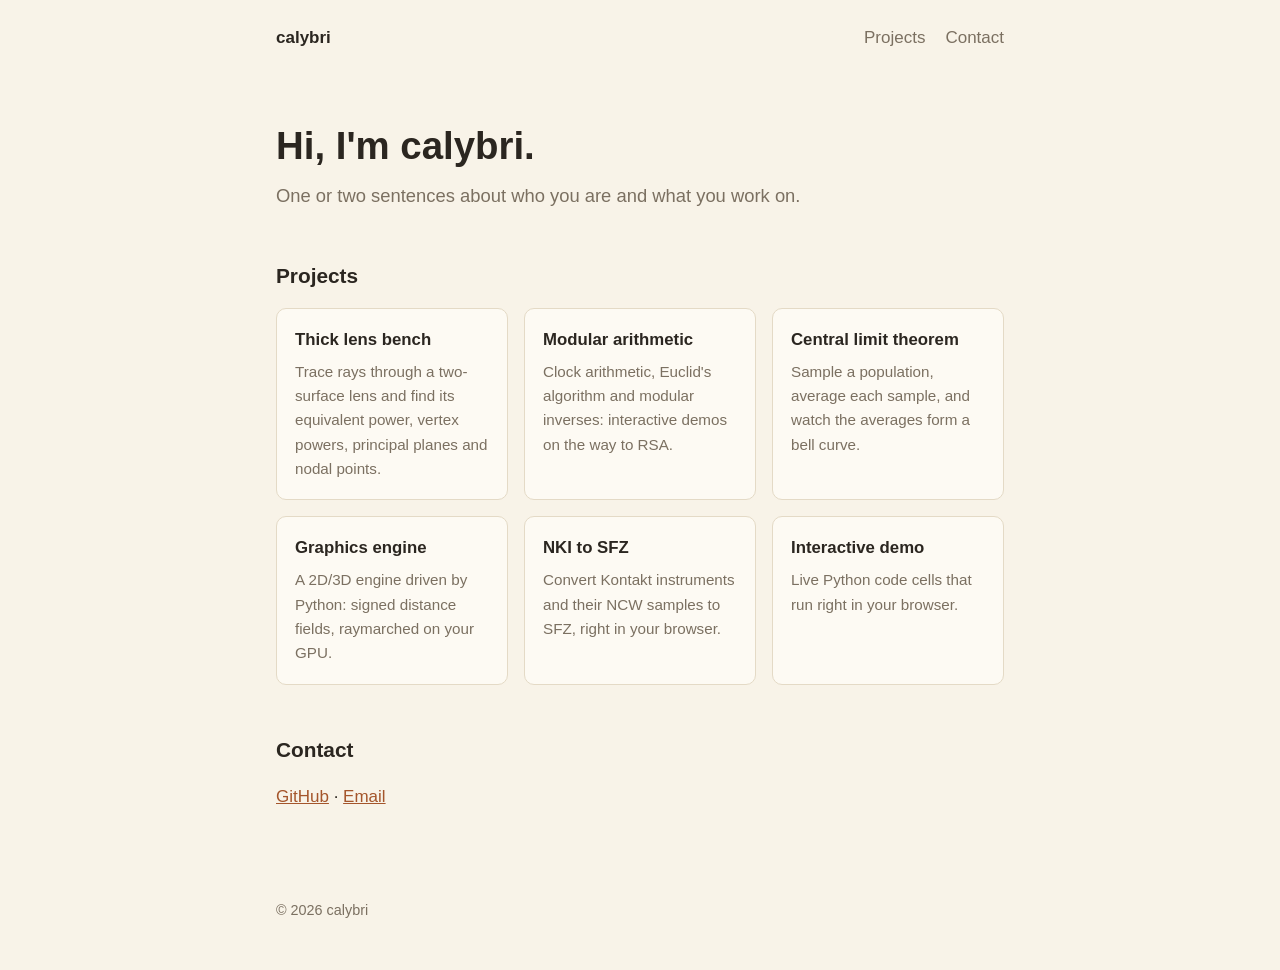
<file: index.html>
<!doctype html>
<html lang="en">
<head>
  <meta charset="utf-8">
  <meta name="viewport" content="width=device-width, initial-scale=1">
  <title>calybri</title>
  <link rel="stylesheet" href="css/style.css">
  <script src="js/projects.js"></script>
</head>
<body>
  <div class="wrap">
    <nav>
      <a class="name" href="./">calybri</a>
      <ul>
        <li><a href="projects/">Projects</a></li>
        <li><a href="#contact">Contact</a></li>
      </ul>
    </nav>

    <header class="hero">
      <h1>Hi, I'm calybri.</h1>
      <p>One or two sentences about who you are and what you work on.</p>
    </header>

    <section id="projects">
      <h2>Projects</h2>
      <div class="cards" data-project-cards></div>
    </section>

    <section id="contact">
      <h2>Contact</h2>
      <p>
        <a href="https://github.com/josephjeon30">GitHub</a> ·
        <a href="mailto:jeonjoseph2005@gmail.com">Email</a>
      </p>
    </section>

    <footer>© 2026 calybri</footer>
  </div>
</body>
</html>
</file>
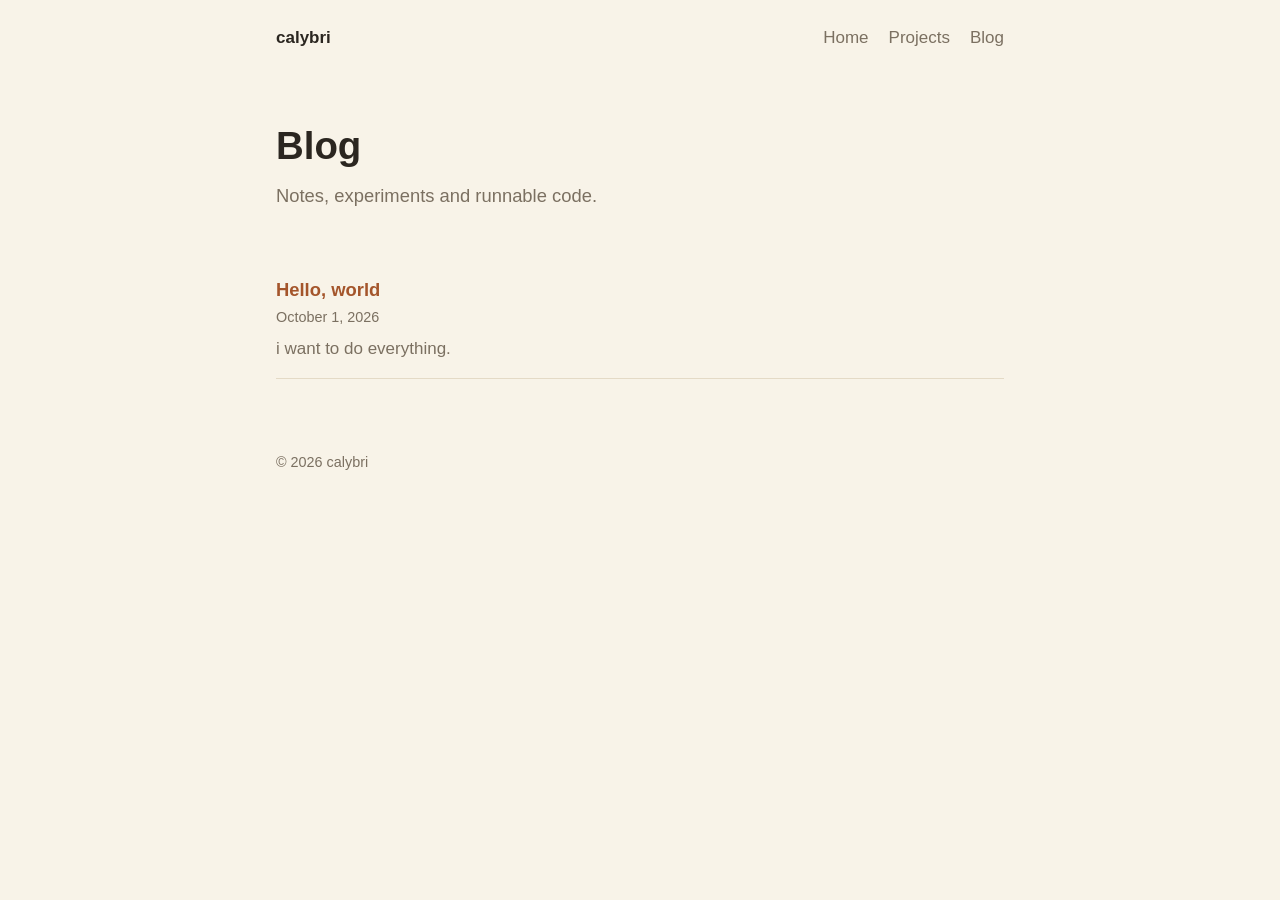
<file: blog/index.html>
<!doctype html>
<html lang="en">
<head>
  <meta charset="utf-8">
  <meta name="viewport" content="width=device-width, initial-scale=1">
  <title>Blog</title>
  <link rel="stylesheet" href="../css/style.css">
  <script src="../js/projects.js"></script>
</head>
<body>
  <div class="wrap">
    <nav>
      <a class="name" href="../">calybri</a>
      <ul>
        <li><a href="../">Home</a></li>
        <li><a href="../projects/">Projects</a></li>
        <li><a href="./">Blog</a></li>
      </ul>
    </nav>

    <header class="hero">
      <h1>Blog</h1>
      <p>Notes, experiments and runnable code.</p>
    </header>

    <section>
      <div id="posts"><p class="muted">Loading…</p></div>
    </section>

    <footer>© 2026 calybri</footer>
  </div>

  <script>
    Projects.load().then(function (data) {
      var box = document.getElementById("posts");
      box.innerHTML = "";
      if (!data.posts.length) { box.innerHTML = '<p class="muted">No posts yet.</p>'; return; }
      Projects.renderPostList(box, data.posts, data.projects);
    }).catch(function () {
      document.getElementById("posts").innerHTML = '<p class="muted">Couldn\'t load posts.</p>';
    });
  </script>
</body>
</html>
</file>
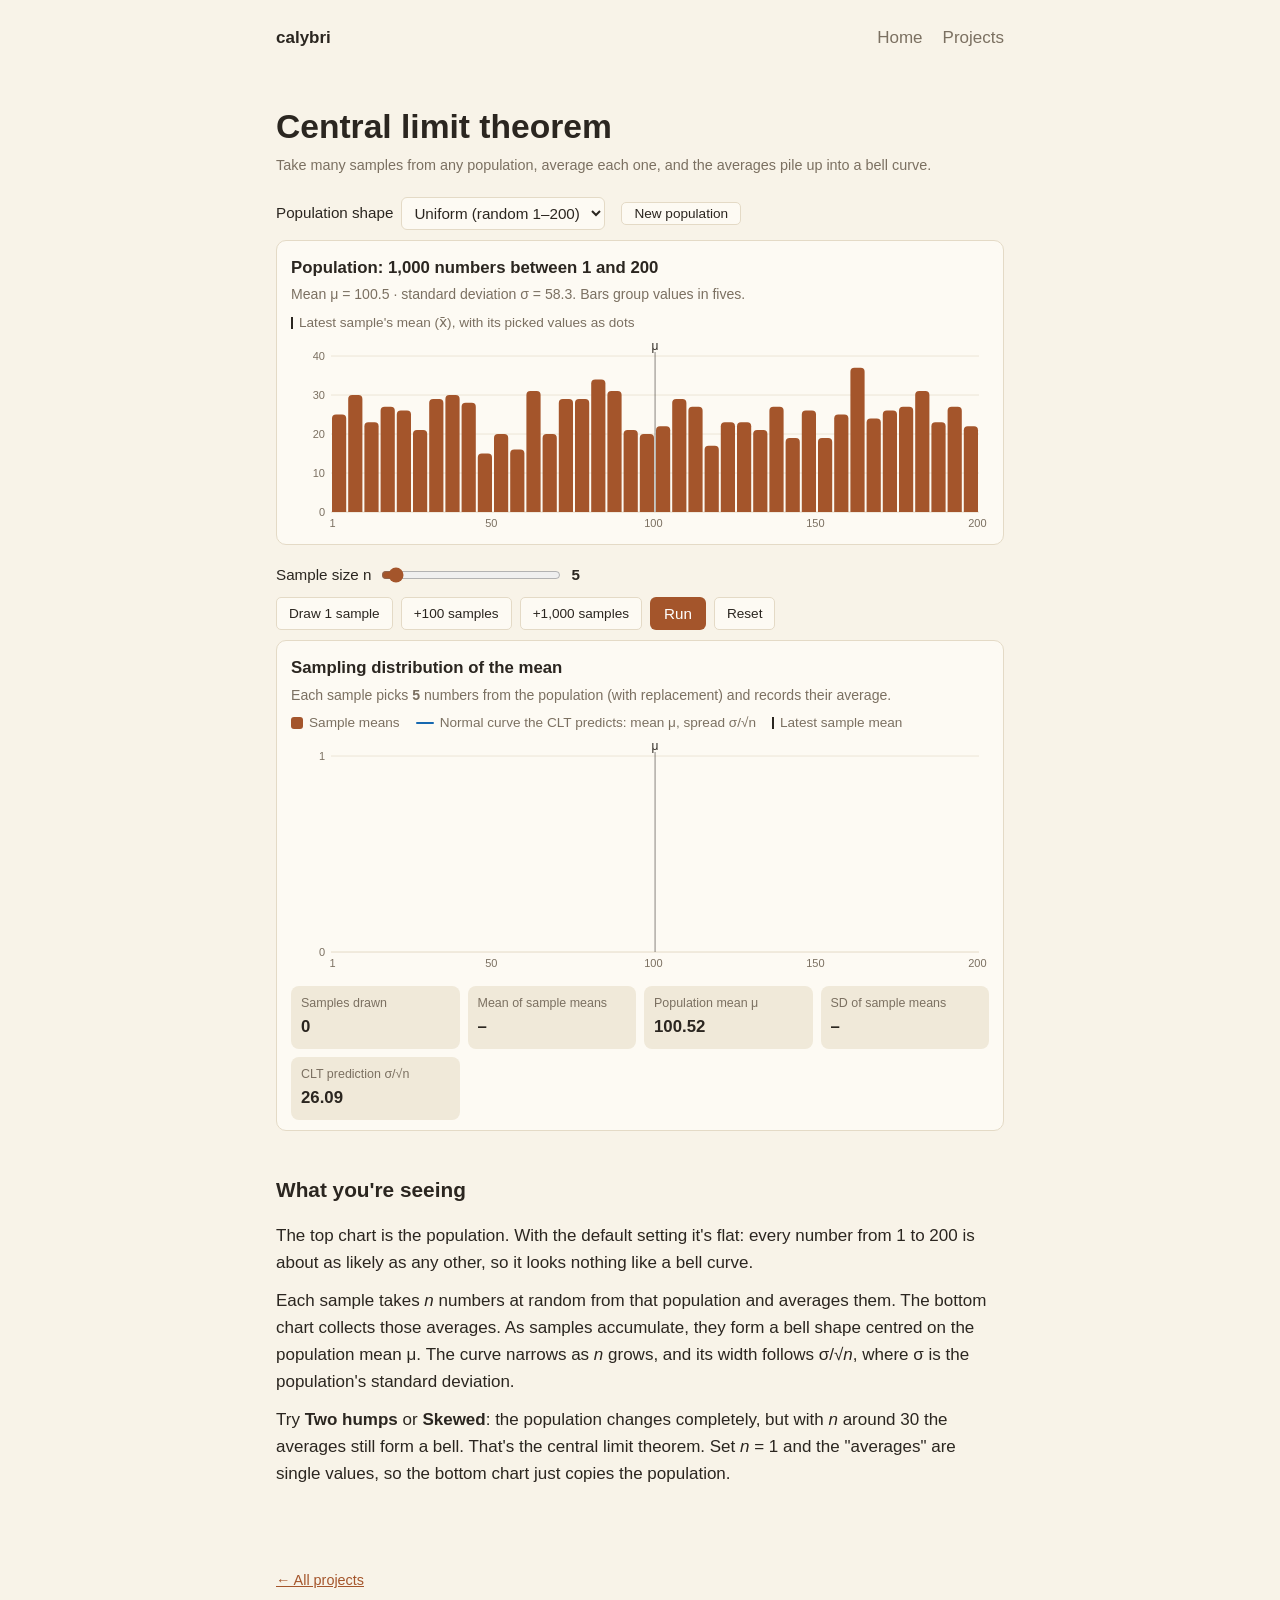
<file: clt/index.html>
<!doctype html>
<html lang="en">
<head>
  <meta charset="utf-8">
  <meta name="viewport" content="width=device-width, initial-scale=1">
  <title>Central Limit Theorem</title>
  <link rel="stylesheet" href="../css/style.css">
  <script src="../js/projects.js" defer></script>
  <style>
    :root {
      --bars: var(--accent);     /* histogram bars */
      --curve: #1668b0;          /* normal curve predicted by the CLT */
      --grid: #ece5d6;
    }
    .controls { display: flex; flex-wrap: wrap; gap: 10px 16px; align-items: center; margin: 12px 0 4px; }
    .controls label { flex-direction: row; align-items: center; gap: 8px; font-size: 0.95rem; }
    .controls select { padding: 6px 8px; }
    .controls input[type=range] { width: 180px; accent-color: var(--accent); }
    .n-value { font-variant-numeric: tabular-nums; font-weight: 600; min-width: 2.5em; display: inline-block; }
    .btn-row { display: flex; flex-wrap: wrap; gap: 8px; }
    .chart-card { background: var(--card); border: 1px solid var(--border); border-radius: 10px; padding: 14px 14px 6px; margin: 10px 0 18px; position: relative; }
    .chart-card h2 { margin: 0; font-size: 1.05rem; }
    .chart-sub { color: var(--muted); font-size: 0.88rem; margin: 2px 0 6px; }
    .chart { width: 100%; display: block; }
    .chart text { fill: var(--muted); font-size: 11px; font-family: inherit; }
    .chart .axis-line { stroke: var(--border); stroke-width: 1; }
    .chart .grid { stroke: var(--grid); stroke-width: 1; }
    .chart .bar { fill: var(--bars); }
    .chart .bar.dim { opacity: 0.35; }
    .chart .hit { fill: transparent; }
    .chart .hit:hover + .bar, .chart .bar.hover { opacity: 0.75; }
    .chart .curve { fill: none; stroke: var(--curve); stroke-width: 2; stroke-linejoin: round; stroke-linecap: round; }
    .chart .mu { stroke: var(--fg); stroke-width: 1; opacity: 0.55; }
    .chart .xbar { stroke: var(--fg); stroke-width: 2; }
    .chart .label { fill: var(--fg); font-size: 12px; }
    .chart .pick { fill: var(--fg); stroke: var(--card); stroke-width: 2; }
    .legend { display: flex; gap: 16px; flex-wrap: wrap; font-size: 0.85rem; color: var(--muted); margin: 0 0 4px; }
    .legend span { display: inline-flex; align-items: center; gap: 6px; }
    .sw-bar { width: 12px; height: 12px; border-radius: 3px; background: var(--bars); }
    .sw-line { width: 18px; height: 2px; background: var(--curve); border-radius: 1px; }
    .sw-mark { width: 2px; height: 12px; background: var(--fg); }
    .stats { display: grid; grid-template-columns: repeat(auto-fit, minmax(150px, 1fr)); gap: 8px; margin: 8px 0 4px; }
    .stat { background: var(--code-bg); border-radius: 8px; padding: 8px 10px; }
    .stat .k { color: var(--muted); font-size: 0.78rem; }
    .stat .v { font-weight: 600; font-variant-numeric: tabular-nums; font-size: 1.05rem; }
    .tooltip {
      position: absolute; pointer-events: none; background: var(--fg); color: var(--bg);
      font-size: 0.82rem; padding: 6px 9px; border-radius: 6px; white-space: nowrap;
      transform: translate(-50%, calc(-100% - 10px)); display: none; z-index: 2;
    }
    .explain { color: var(--fg); }
    .explain p { margin: 0.6em 0; }
  </style>
</head>
<body>
  <div class="wrap">
    <nav>
      <a class="name" href="../">calybri</a>
      <ul>
        <li><a href="../">Home</a></li>
        <li><a href="../projects/">Projects</a></li>
      </ul>
    </nav>

    <header class="post-header">
      <h1>Central limit theorem</h1>
      <div class="post-meta">Take many samples from any population, average each one, and the averages pile up into a bell curve.</div>
    </header>

    <!-- Population -->
    <div class="controls">
      <label>Population shape
        <select id="shape">
          <option value="uniform">Uniform (random 1–200)</option>
          <option value="skewed">Skewed</option>
          <option value="bimodal">Two humps</option>
        </select>
      </label>
      <button class="py-run" id="new-pop" type="button">New population</button>
    </div>

    <section class="chart-card" id="pop-card">
      <h2>Population: 1,000 numbers between 1 and 200</h2>
      <div class="chart-sub" id="pop-sub"></div>
      <div class="legend" id="pop-legend" hidden>
        <span><i class="sw-mark"></i>Latest sample's mean (x̄), with its picked values as dots</span>
      </div>
      <svg class="chart" id="pop-chart" role="img" aria-label="Histogram of the population"></svg>
    </section>

    <!-- Sampling -->
    <div class="controls">
      <label>Sample size n
        <input type="range" id="n" min="1" max="100" value="5" aria-describedby="n-value">
        <span class="n-value" id="n-value">5</span>
      </label>
      <div class="btn-row">
        <button class="py-run" id="draw1" type="button">Draw 1 sample</button>
        <button class="py-run" id="draw100" type="button">+100 samples</button>
        <button class="py-run" id="draw1000" type="button">+1,000 samples</button>
        <button class="run-btn" id="run" type="button" aria-pressed="false">Run</button>
        <button class="py-run" id="reset" type="button">Reset</button>
      </div>
    </div>

    <section class="chart-card" id="mean-card">
      <h2>Sampling distribution of the mean</h2>
      <div class="chart-sub">Each sample picks <b id="n-label">5</b> numbers from the population (with replacement) and records their average.</div>
      <div class="legend">
        <span><i class="sw-bar"></i>Sample means</span>
        <span><i class="sw-line"></i>Normal curve the CLT predicts: mean μ, spread σ/√n</span>
        <span><i class="sw-mark"></i>Latest sample mean</span>
      </div>
      <svg class="chart" id="mean-chart" role="img" aria-label="Histogram of sample means"></svg>
      <div class="stats" id="stats"></div>
    </section>

    <section class="explain">
      <h2>What you're seeing</h2>
      <p>The top chart is the population. With the default setting it's flat: every number from 1 to 200 is about as likely as any other, so it looks nothing like a bell curve.</p>
      <p>Each sample takes <i>n</i> numbers at random from that population and averages them. The bottom chart collects those averages. As samples accumulate, they form a bell shape centred on the population mean μ. The curve narrows as <i>n</i> grows, and its width follows σ/√<i>n</i>, where σ is the population's standard deviation.</p>
      <p>Try <b>Two humps</b> or <b>Skewed</b>: the population changes completely, but with <i>n</i> around 30 the averages still form a bell. That's the central limit theorem. Set <i>n</i> = 1 and the "averages" are single values, so the bottom chart just copies the population.</p>
    </section>


    <footer><a href="../projects/">← All projects</a></footer>
  </div>

  <div class="tooltip" id="tooltip"></div>

  <script>
  (function () {
    var MIN = 1, MAX = 200, SIZE = 1000;
    var POP_BIN = 5;    // population histogram bin width
    var MEAN_BIN = 2;   // sample-mean histogram bin width

    var state = { pop: [], mu: 0, sigma: 0, means: [], latest: null, running: false };
    var $ = function (id) { return document.getElementById(id); };

    // ---------- data ----------

    function gaussian() {  // standard normal (Box–Muller)
      var u = 1 - Math.random(), v = Math.random();
      return Math.sqrt(-2 * Math.log(u)) * Math.cos(2 * Math.PI * v);
    }
    function clampInt(x) { return Math.min(MAX, Math.max(MIN, Math.round(x))); }

    function makePopulation(shape) {
      var pop = [];
      for (var i = 0; i < SIZE; i++) {
        if (shape === "skewed") pop.push(clampInt(MIN + (MAX - MIN) * Math.pow(Math.random(), 2.6)));
        else if (shape === "bimodal") pop.push(clampInt(Math.random() < 0.5 ? 50 + 16 * gaussian() : 155 + 16 * gaussian()));
        else pop.push(MIN + Math.floor(Math.random() * (MAX - MIN + 1)));
      }
      return pop;
    }

    function meanOf(a) { var s = 0; for (var i = 0; i < a.length; i++) s += a[i]; return s / a.length; }
    function sdOf(a, m) { var s = 0; for (var i = 0; i < a.length; i++) s += (a[i] - m) * (a[i] - m); return Math.sqrt(s / a.length); }

    function n() { return +$("n").value; }

    function drawSample() {  // n values with replacement; returns {values, mean}
      var k = n(), vals = new Array(k);
      for (var i = 0; i < k; i++) vals[i] = state.pop[Math.floor(Math.random() * SIZE)];
      return { values: vals, mean: meanOf(vals) };
    }

    function addSamples(count) {
      var s;
      for (var i = 0; i < count; i++) { s = drawSample(); state.means.push(s.mean); }
      state.latest = s;
    }

    function histogram(values, width) {
      var bins = [];
      for (var x = MIN - 1; x < MAX; x += width) bins.push({ lo: x, hi: x + width, count: 0 });
      for (var i = 0; i < values.length; i++) {
        // bin edges sit half-way between integers, so bin (lo, hi] covers values lo+0.5 to hi+0.5
        var b = Math.min(bins.length - 1, Math.max(0, Math.floor((values[i] - MIN + 0.5) / width)));
        bins[b].count++;
      }
      return bins;
    }

    // ---------- drawing (SVG) ----------

    var SVGNS = "http://www.w3.org/2000/svg";
    function el(tag, attrs, parent) {
      var e = document.createElementNS(SVGNS, tag);
      for (var k in attrs) e.setAttribute(k, attrs[k]);
      if (parent) parent.appendChild(e);
      return e;
    }
    function niceStep(max) {  // a round tick step giving ~4 gridlines
      var raw = max / 4, p = Math.pow(10, Math.floor(Math.log10(raw))), f = raw / p;
      return (f <= 1 ? 1 : f <= 2 ? 2 : f <= 5 ? 5 : 10) * p;
    }
    function fmt(x) { return x.toLocaleString(undefined, { maximumFractionDigits: 0 }); }

    // Shared histogram renderer. opts: {svg, bins, unit, tip, curve(x)->count, marks:[{x,label,cls}], picks:[values]}
    function drawHistogram(opts) {
      var svg = opts.svg;
      var W = Math.max(320, svg.parentNode.clientWidth - 28), H = opts.height || 220;
      var m = { l: 40, r: 10, t: 18, b: opts.picks ? 40 : 26 };
      svg.setAttribute("viewBox", "0 0 " + W + " " + H);
      svg.setAttribute("height", H);
      svg.innerHTML = "";

      var maxCount = 0;
      opts.bins.forEach(function (b) { maxCount = Math.max(maxCount, b.count); });
      if (opts.curve) for (var cx = MIN; cx <= MAX; cx += 0.5) maxCount = Math.max(maxCount, opts.curve(cx));
      var step = niceStep(Math.max(maxCount, 4)), yMax = Math.ceil(Math.max(maxCount, 1) / step) * step;

      var plotW = W - m.l - m.r, plotH = H - m.t - m.b, baseY = m.t + plotH;
      var X = function (v) { return m.l + (v - (MIN - 0.5)) / (MAX - MIN + 1) * plotW; };  // axis spans 0.5 to 200.5
      var Y = function (c) { return baseY - c / yMax * plotH; };

      // grid + y ticks
      for (var y = 0; y <= yMax + 1e-9; y += step) {
        el("line", { x1: m.l, x2: W - m.r, y1: Y(y), y2: Y(y), "class": y === 0 ? "axis-line" : "grid" }, svg);
        el("text", { x: m.l - 6, y: Y(y) + 4, "text-anchor": "end" }, svg).textContent = fmt(y);
      }
      // x ticks
      [1, 50, 100, 150, 200].forEach(function (v) {
        el("text", { x: X(v), y: baseY + 15, "text-anchor": "middle" }, svg).textContent = v;
      });

      // bars: 2px surface gap between neighbours, 4px rounded top, square at the baseline
      var slot = plotW / opts.bins.length, barW = Math.max(1, Math.min(24, slot - 2));
      opts.bins.forEach(function (b) {
        var left = X(b.lo + 0.5), x = left + (slot - barW) / 2, top = Y(b.count), h = baseY - top;
        var hit = el("rect", { x: left, y: m.t, width: slot, height: plotH, "class": "hit" }, svg);
        if (b.count > 0) {
          var r = Math.min(4, barW / 2, h);
          var d = "M" + x + "," + baseY + "V" + (top + r) + "Q" + x + "," + top + " " + (x + r) + "," + top +
                  "H" + (x + barW - r) + "Q" + (x + barW) + "," + top + " " + (x + barW) + "," + (top + r) + "V" + baseY + "Z";
          var bar = el("path", { d: d, "class": "bar" }, svg);
          hit.addEventListener("mouseenter", function () { bar.classList.add("hover"); });
          hit.addEventListener("mouseleave", function () { bar.classList.remove("hover"); });
        }
        hit.addEventListener("mousemove", function (e) { showTip(e, opts.tip(b)); });
        hit.addEventListener("mouseleave", hideTip);
      });

      // predicted normal curve
      if (opts.curve) {
        var pts = [];
        for (var v = MIN - 0.5; v <= MAX + 0.5; v += 0.5) pts.push(X(v).toFixed(1) + "," + Y(opts.curve(v)).toFixed(1));
        el("polyline", { points: pts.join(" "), "class": "curve" }, svg);
      }

      // vertical markers (μ, x̄)
      var marks = opts.marks || [];
      var close = marks.length === 2 && Math.abs(X(marks[0].x) - X(marks[1].x)) < 70;
      marks.forEach(function (mk, i) {
        var x = X(mk.x);
        el("line", { x1: x, x2: x, y1: m.t - 4, y2: baseY, "class": mk.cls }, svg);
        var anchor = x > W - 90 ? "end" : x < m.l + 60 ? "start" : "middle";
        if (close) {  // two labels near each other: put them on opposite sides of their lines
          var otherX = X(marks[1 - i].x);
          anchor = x < otherX || (x === otherX && i === 0) ? "end" : "start";
        }
        el("text", { x: x + (anchor === "end" ? -4 : anchor === "start" ? 4 : 0), y: m.t - 6, "text-anchor": anchor, "class": "label" }, svg).textContent = mk.label;
      });

      // the latest sample's individual values, as dots under the axis
      if (opts.picks) {
        opts.picks.forEach(function (v, i) {
          el("circle", { cx: X(v), cy: baseY + 27 + (i % 3) * 3 - 3, r: 4, "class": "pick" }, svg);
        });
      }
    }

    // ---------- tooltip ----------
    var tip = $("tooltip");
    function showTip(e, text) {
      tip.textContent = text;
      tip.style.display = "block";
      tip.style.left = e.pageX + "px";
      tip.style.top = e.pageY + "px";
    }
    function hideTip() { tip.style.display = "none"; }

    // ---------- render ----------

    function normalCurve(count) {  // expected count per MEAN_BIN for N(mu, sigma/sqrt(n))
      var se = state.sigma / Math.sqrt(n());
      return function (x) {
        var z = (x - state.mu) / se;
        return count * MEAN_BIN * Math.exp(-0.5 * z * z) / (se * Math.sqrt(2 * Math.PI));
      };
    }

    function render() {
      var latest = state.latest;
      $("pop-sub").textContent = "Mean μ = " + state.mu.toFixed(1) + " · standard deviation σ = " + state.sigma.toFixed(1) +
        ". Bars group values in fives.";
      $("pop-legend").hidden = !latest;

      drawHistogram({
        svg: $("pop-chart"), height: 200,
        bins: histogram(state.pop, POP_BIN),
        tip: function (b) { return "Values " + (b.lo + 1) + "–" + b.hi + ": " + b.count + " of 1,000"; },
        marks: [{ x: state.mu, label: "μ", cls: "mu" }].concat(latest ? [{ x: latest.mean, label: "x̄ " + latest.mean.toFixed(1), cls: "xbar" }] : []),
        picks: latest && latest.values.length <= 100 ? latest.values : null
      });

      var count = state.means.length;
      drawHistogram({
        svg: $("mean-chart"), height: 240,
        bins: histogram(state.means, MEAN_BIN),
        curve: count ? normalCurve(count) : null,
        tip: function (b) {
          return "Means " + (b.lo + 0.5) + "–" + (b.hi + 0.5) + ": " + b.count.toLocaleString() + " sample" + (b.count === 1 ? "" : "s") +
            (count ? " (" + (100 * b.count / count).toFixed(1) + "%)" : "");
        },
        marks: [{ x: state.mu, label: "μ", cls: "mu" }].concat(latest ? [{ x: latest.mean, label: "x̄ " + latest.mean.toFixed(1), cls: "xbar" }] : [])
      });

      var m = count ? meanOf(state.means) : NaN, sd = count > 1 ? sdOf(state.means, m) : NaN;
      var stats = [
        ["Samples drawn", count.toLocaleString()],
        ["Mean of sample means", count ? m.toFixed(2) : "–"],
        ["Population mean μ", state.mu.toFixed(2)],
        ["SD of sample means", count > 1 ? sd.toFixed(2) : "–"],
        ["CLT prediction σ/√n", (state.sigma / Math.sqrt(n())).toFixed(2)]
      ];
      $("stats").innerHTML = "";
      stats.forEach(function (s) {
        var d = document.createElement("div");
        d.className = "stat";
        d.innerHTML = '<div class="k"></div><div class="v"></div>';
        d.children[0].textContent = s[0];
        d.children[1].textContent = s[1];
        $("stats").appendChild(d);
      });
    }

    // ---------- controls ----------

    function newPopulation() {
      state.pop = makePopulation($("shape").value);
      state.mu = meanOf(state.pop);
      state.sigma = sdOf(state.pop, state.mu);
      resetSamples();
    }
    function resetSamples() {
      state.means = [];
      state.latest = null;
      render();
    }
    function setRunning(on) {
      state.running = on;
      $("run").textContent = on ? "Pause" : "Run";
      $("run").setAttribute("aria-pressed", on ? "true" : "false");
      if (on) requestAnimationFrame(tick);
    }
    function tick() {
      if (!state.running) return;
      addSamples(Math.max(1, Math.round(state.means.length / 60)));  // speeds up as the histogram fills
      render();
      if (state.means.length >= 20000) setRunning(false);
      else requestAnimationFrame(tick);
    }

    $("n").addEventListener("input", function () {
      $("n-value").textContent = n();
      $("n-label").textContent = n();
      resetSamples();
    });
    $("shape").addEventListener("change", newPopulation);
    $("new-pop").addEventListener("click", newPopulation);
    $("draw1").addEventListener("click", function () { addSamples(1); render(); });
    $("draw100").addEventListener("click", function () { addSamples(100); render(); });
    $("draw1000").addEventListener("click", function () { addSamples(1000); render(); });
    $("run").addEventListener("click", function () { setRunning(!state.running); });
    $("reset").addEventListener("click", function () { setRunning(false); resetSamples(); });

    var resizeTimer;
    window.addEventListener("resize", function () { clearTimeout(resizeTimer); resizeTimer = setTimeout(render, 100); });

    newPopulation();
  })();
  </script>
</body>
</html>
</file>
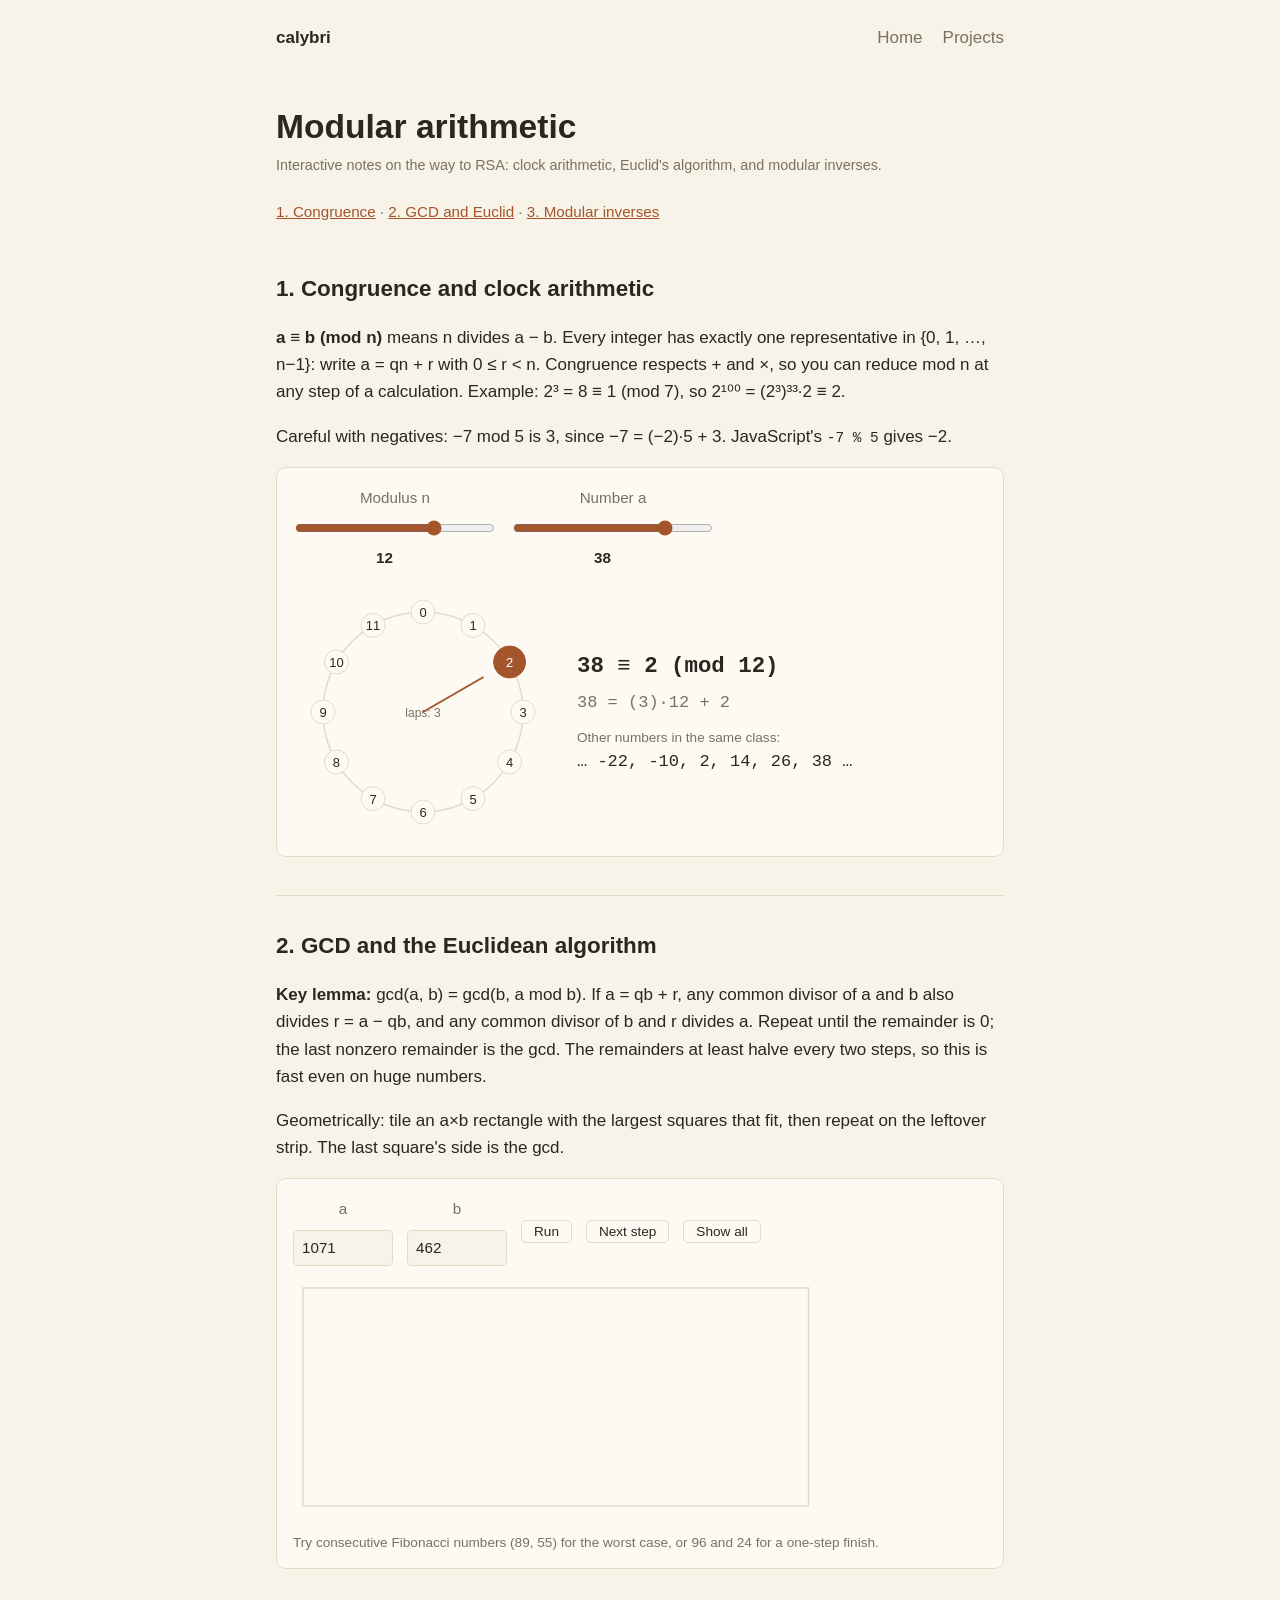
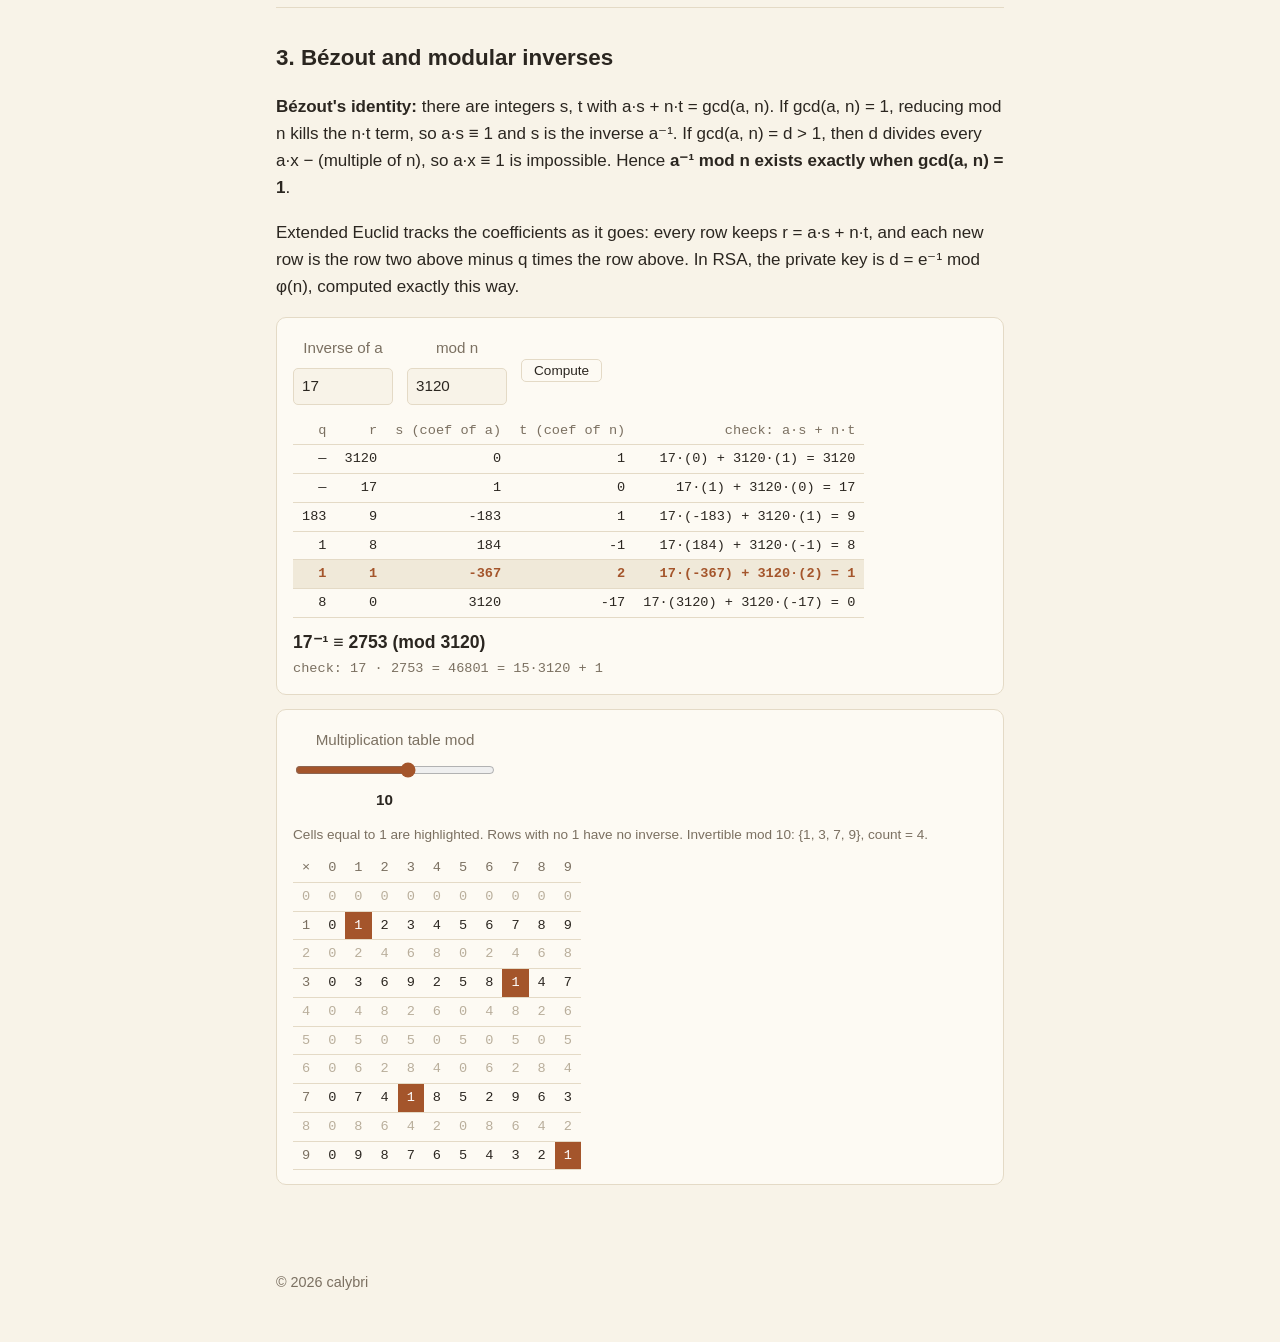
<file: modular/index.html>
<!doctype html>
<html lang="en">
<head>
  <meta charset="utf-8">
  <meta name="viewport" content="width=device-width, initial-scale=1">
  <title>Modular arithmetic</title>
  <link rel="stylesheet" href="../css/style.css">
  <script src="../js/projects.js" defer></script>
  <style>
    :root { --hi: var(--accent); --hi2: #1668b0; }
    .unit { padding: 8px 0 24px; border-bottom: 1px solid var(--border); }
    .unit:last-of-type { border-bottom: 0; }
    .unit > h2 { font-size: 1.4rem; margin: 24px 0 4px; }
    .card-box { background: var(--card); border: 1px solid var(--border); border-radius: 10px; padding: 14px 16px; margin: 14px 0; }
    .controls { display: flex; flex-wrap: wrap; gap: 10px 14px; align-items: center; margin: 4px 0 12px; }
    .controls label { display: inline-flex; align-items: center; gap: 8px; font-size: 0.95rem; color: var(--muted); }
    .controls input[type=range] { width: 200px; accent-color: var(--accent); }
    .controls input[type=text] {
      width: 100px; padding: 5px 8px; font: inherit; font-size: 0.95rem;
      border: 1px solid var(--border); border-radius: 5px; background: var(--bg); color: var(--fg);
    }
    .num { font-variant-numeric: tabular-nums; font-weight: 600; min-width: 2.5em; display: inline-block; color: var(--fg); }
    .mono { font-family: ui-monospace, SFMono-Regular, Menlo, monospace; }
    .big { font-size: 1.4rem; font-weight: 600; margin: 0 0 4px; }
    .err { color: #b3261e; font-size: 0.85rem; }
    .clock-row { display: flex; gap: 24px; align-items: center; flex-wrap: wrap; }
    .clock-row svg text { font-family: inherit; }
    .scroll { overflow-x: auto; }
    table.t { border-collapse: collapse; font-family: ui-monospace, SFMono-Regular, Menlo, monospace; font-size: 0.85rem; }
    table.t td, table.t th { padding: 3px 9px; text-align: right; border-bottom: 1px solid var(--border); }
    table.t th { color: var(--muted); font-weight: 400; }
    table.t tr.final td { background: var(--code-bg); color: var(--accent); font-weight: 600; }
    table.mult td.one { background: var(--accent); color: #fff; }
    table.mult td.dim, table.mult th.dim { color: #b9ae9b; }
    .steps div { font-family: ui-monospace, SFMono-Regular, Menlo, monospace; font-size: 0.92rem; padding: 2px 0; }
    .toc { color: var(--muted); font-size: 0.95rem; }
  </style>
</head>
<body>
  <div class="wrap">
    <nav>
      <a class="name" href="../">calybri</a>
      <ul>
        <li><a href="../">Home</a></li>
        <li><a href="../projects/">Projects</a></li>
      </ul>
    </nav>

    <header class="post-header">
      <h1>Modular arithmetic</h1>
      <div class="post-meta">Interactive notes on the way to RSA: clock arithmetic, Euclid's algorithm, and modular inverses.</div>
    </header>

    <p class="toc">
      <a href="#unit1">1. Congruence</a> ·
      <a href="#unit2">2. GCD and Euclid</a> ·
      <a href="#unit3">3. Modular inverses</a>
    </p>

    <!-- Unit 1 -->
    <section class="unit" id="unit1">
      <h2>1. Congruence and clock arithmetic</h2>
      <p><b>a ≡ b (mod n)</b> means n divides a − b. Every integer has exactly one representative in {0, 1, …, n−1}: write a = qn + r with 0 ≤ r &lt; n. Congruence respects + and ×, so you can reduce mod n at any step of a calculation. Example: 2³ = 8 ≡ 1 (mod 7), so 2¹⁰⁰ = (2³)³³·2 ≡ 2.</p>
      <p>Careful with negatives: −7 mod 5 is 3, since −7 = (−2)·5 + 3. JavaScript's <code>-7 % 5</code> gives −2.</p>

      <div class="card-box">
        <div class="controls">
          <label>Modulus n <input type="range" id="u1n" min="2" max="16" step="1" value="12"> <span class="num" id="u1nOut">12</span></label>
          <label>Number a <input type="range" id="u1a" min="-40" max="60" step="1" value="38"> <span class="num" id="u1aOut">38</span></label>
        </div>
        <div class="clock-row">
          <svg id="u1clock" width="260" height="260" viewBox="0 0 260 260" role="img" aria-label="Modular clock"></svg>
          <div style="flex:1;min-width:200px">
            <p class="big mono" id="u1eq"></p>
            <p class="muted mono" id="u1div" style="margin:0 0 10px"></p>
            <p class="muted small" style="margin:0">Other numbers in the same class:</p>
            <p class="mono" id="u1cls" style="margin:0"></p>
          </div>
        </div>
      </div>
    </section>

    <!-- Unit 2 -->
    <section class="unit" id="unit2">
      <h2>2. GCD and the Euclidean algorithm</h2>
      <p><b>Key lemma:</b> gcd(a, b) = gcd(b, a mod b). If a = qb + r, any common divisor of a and b also divides r = a − qb, and any common divisor of b and r divides a. Repeat until the remainder is 0; the last nonzero remainder is the gcd. The remainders at least halve every two steps, so this is fast even on huge numbers.</p>
      <p>Geometrically: tile an a×b rectangle with the largest squares that fit, then repeat on the leftover strip. The last square's side is the gcd.</p>

      <div class="card-box">
        <div class="controls">
          <label>a <input type="text" id="u2a" value="1071"></label>
          <label>b <input type="text" id="u2b" value="462"></label>
          <button class="py-run" id="u2run" type="button">Run</button>
          <button class="py-run" id="u2step" type="button">Next step</button>
          <button class="py-run" id="u2all" type="button">Show all</button>
          <span class="err" id="u2err"></span>
        </div>
        <svg id="u2rect" width="100%" viewBox="0 0 700 240" role="img" aria-label="Euclid rectangle tiling"></svg>
        <div class="steps" id="u2steps"></div>
        <p class="big" id="u2res" style="font-size:1.1rem;margin-top:8px"></p>
        <p class="muted small" style="margin:0">Try consecutive Fibonacci numbers (89, 55) for the worst case, or 96 and 24 for a one-step finish.</p>
      </div>
    </section>

    <!-- Unit 3 -->
    <section class="unit" id="unit3">
      <h2>3. Bézout and modular inverses</h2>
      <p><b>Bézout's identity:</b> there are integers s, t with a·s + n·t = gcd(a, n). If gcd(a, n) = 1, reducing mod n kills the n·t term, so a·s ≡ 1 and s is the inverse a⁻¹. If gcd(a, n) = d &gt; 1, then d divides every a·x − (multiple of n), so a·x ≡ 1 is impossible. Hence <b>a⁻¹ mod n exists exactly when gcd(a, n) = 1</b>.</p>
      <p>Extended Euclid tracks the coefficients as it goes: every row keeps r = a·s + n·t, and each new row is the row two above minus q times the row above. In RSA, the private key is d = e⁻¹ mod φ(n), computed exactly this way.</p>

      <div class="card-box">
        <div class="controls">
          <label>Inverse of a <input type="text" id="u3a" value="17"></label>
          <label>mod n <input type="text" id="u3n" value="3120"></label>
          <button class="py-run" id="u3go" type="button">Compute</button>
          <span class="err" id="u3err"></span>
        </div>
        <div class="scroll"><table class="t" id="u3tab"></table></div>
        <p class="big" id="u3res" style="font-size:1.1rem;margin:10px 0 2px"></p>
        <p class="muted mono small" id="u3chk" style="margin:0"></p>
      </div>

      <div class="card-box">
        <div class="controls">
          <label>Multiplication table mod <input type="range" id="u3g" min="2" max="16" step="1" value="10"> <span class="num" id="u3gOut">10</span></label>
        </div>
        <p class="muted small" style="margin:0 0 8px">Cells equal to 1 are highlighted. Rows with no 1 have no inverse. <span id="u3units"></span></p>
        <div class="scroll" id="u3grid"></div>
      </div>
    </section>

    <footer>© 2026 calybri</footer>
  </div>

  <script>
    const md = (a, n) => ((a % n) + n) % n;
    const gcd = (a, b) => (b ? gcd(b, a % b) : a);
    const $ = (id) => document.getElementById(id);
    const css = (name) => getComputedStyle(document.documentElement).getPropertyValue(name).trim();

    // ---------- Unit 1: modular clock ----------
    function drawClock() {
      const n = +$('u1n').value, a = +$('u1a').value, r = md(a, n), q = (a - r) / n;
      $('u1nOut').textContent = n;
      $('u1aOut').textContent = a;
      $('u1eq').textContent = `${a} ≡ ${r} (mod ${n})`;
      $('u1div').textContent = `${a} = (${q})·${n} + ${r}`;
      const cls = [];
      for (let k = -2; k <= 3; k++) cls.push(r + k * n);
      $('u1cls').textContent = '… ' + cls.join(', ') + ' …';
      const acc = css('--accent'), fg = css('--fg'), card = css('--card'), border = css('--border'), muted = css('--muted');
      let s = `<circle cx="130" cy="130" r="100" fill="none" stroke="${border}" stroke-width="1.5"/>`;
      for (let i = 0; i < n; i++) {
        const t = 2 * Math.PI * i / n - Math.PI / 2, x = 130 + 100 * Math.cos(t), y = 130 + 100 * Math.sin(t), on = i === r;
        s += `<circle cx="${x.toFixed(1)}" cy="${y.toFixed(1)}" r="${on ? 16 : 12}" fill="${on ? acc : card}" stroke="${on ? acc : border}"/>`;
        s += `<text x="${x.toFixed(1)}" y="${(y + 5).toFixed(1)}" text-anchor="middle" font-size="13" fill="${on ? '#fff' : fg}">${i}</text>`;
      }
      const t = 2 * Math.PI * r / n - Math.PI / 2;
      s += `<line x1="130" y1="130" x2="${(130 + 70 * Math.cos(t)).toFixed(1)}" y2="${(130 + 70 * Math.sin(t)).toFixed(1)}" stroke="${acc}" stroke-width="2"/>`;
      s += `<text x="130" y="135" text-anchor="middle" font-size="12" fill="${muted}">laps: ${q}</text>`;
      $('u1clock').innerHTML = s;
    }
    $('u1n').addEventListener('input', drawClock);
    $('u1a').addEventListener('input', drawClock);
    drawClock();

    // ---------- Unit 2: Euclid tiling ----------
    let E = { steps: [], shown: 0, a: 0, b: 0 };
    function buildEuclid() {
      let a = parseInt($('u2a').value, 10), b = parseInt($('u2b').value, 10);
      if (!(a > 0 && b > 0 && a <= 99999 && b <= 99999)) { $('u2err').textContent = 'Enter whole numbers from 1 to 99999'; return false; }
      $('u2err').textContent = '';
      if (b > a) [a, b] = [b, a];
      const steps = [];
      let x = a, y = b;
      while (y > 0) { steps.push([x, Math.floor(x / y), y, x % y]); [x, y] = [y, x % y]; }
      E = { steps, shown: 0, a, b };
      return true;
    }
    function renderEuclid() {
      const { a, b, steps, shown } = E;
      const sc = Math.min(680 / a, 220 / b), W = a * sc, H = b * sc;
      const cols = [[css('--accent'), '#f3dccd'], ['#1668b0', '#d6e6f5']];
      $('u2rect').setAttribute('viewBox', `0 0 700 ${Math.ceil(H + 20)}`);
      let s = `<rect x="10" y="10" width="${W.toFixed(1)}" height="${H.toFixed(1)}" fill="none" stroke="${css('--border')}" stroke-width="1.5"/>`;
      let ox = 0, oy = 0, w = a, h = b;
      for (let k = 0; k < shown; k++) {
        const sz = Math.min(w, h), cnt = Math.floor(Math.max(w, h) / sz), [stroke, fill] = cols[k % 2];
        for (let j = 0; j < cnt; j++) {
          const px = w >= h ? ox + j * sz : ox, py = w >= h ? oy : oy + j * sz;
          s += `<rect x="${(10 + px * sc).toFixed(1)}" y="${(10 + py * sc).toFixed(1)}" width="${(sz * sc).toFixed(1)}" height="${(sz * sc).toFixed(1)}" fill="${fill}" stroke="${stroke}" stroke-width="1"/>`;
          if (sz * sc > 28) s += `<text x="${(10 + (px + sz / 2) * sc).toFixed(1)}" y="${(10 + (py + sz / 2) * sc + 5).toFixed(1)}" text-anchor="middle" font-size="12" fill="${stroke}">${sz}</text>`;
        }
        if (w >= h) { ox += cnt * sz; w -= cnt * sz; } else { oy += cnt * sz; h -= cnt * sz; }
      }
      $('u2rect').innerHTML = s;
      $('u2steps').innerHTML = steps.slice(0, shown).map((t) => `<div>${t[0]} = ${t[1]}·${t[2]} + ${t[3]}</div>`).join('');
      if (shown === steps.length) {
        const g = steps[steps.length - 1][2];
        $('u2res').textContent = `gcd(${a}, ${b}) = ${g} in ${steps.length} step${steps.length > 1 ? 's' : ''}${g === 1 ? ' (coprime)' : ''}`;
      } else $('u2res').textContent = '';
    }
    $('u2run').addEventListener('click', () => { if (buildEuclid()) renderEuclid(); });
    $('u2step').addEventListener('click', () => { if (!E.steps.length && !buildEuclid()) return; if (E.shown < E.steps.length) E.shown++; renderEuclid(); });
    $('u2all').addEventListener('click', () => { if (!E.steps.length && !buildEuclid()) return; E.shown = E.steps.length; renderEuclid(); });
    ['u2a', 'u2b'].forEach((id) => $(id).addEventListener('input', () => { $('u2err').textContent = ''; E.steps = []; }));
    buildEuclid(); renderEuclid();

    // ---------- Unit 3: extended Euclid + multiplication table ----------
    function extEuclid() {
      const a = parseInt($('u3a').value, 10), n = parseInt($('u3n').value, 10);
      if (!(a > 0 && n > 1 && a < 1e9 && n < 1e9)) { $('u3err').textContent = 'Enter a ≥ 1 and n ≥ 2 (below a billion)'; return; }
      $('u3err').textContent = '';
      const R = [['—', n, 0, 1], ['—', a, 1, 0]];
      while (R[R.length - 1][1] !== 0) {
        const p = R[R.length - 2], c = R[R.length - 1], q = Math.floor(p[1] / c[1]);
        R.push([q, p[1] - q * c[1], p[2] - q * c[2], p[3] - q * c[3]]);
      }
      let h = '<tr><th>q</th><th>r</th><th>s (coef of a)</th><th>t (coef of n)</th><th>check: a·s + n·t</th></tr>';
      R.forEach((r, i) => {
        h += `<tr class="${i === R.length - 2 ? 'final' : ''}"><td>${r[0]}</td><td>${r[1]}</td><td>${r[2]}</td><td>${r[3]}</td><td>${a}·(${r[2]}) + ${n}·(${r[3]}) = ${a * r[2] + n * r[3]}</td></tr>`;
      });
      $('u3tab').innerHTML = h;
      const g = R[R.length - 2];
      if (g[1] === 1) {
        const inv = md(g[2], n);
        $('u3res').textContent = `${a}⁻¹ ≡ ${inv} (mod ${n})`;
        $('u3chk').textContent = `check: ${a} · ${inv} = ${a * inv} = ${Math.floor(a * inv / n)}·${n} + ${md(a * inv, n)}`;
      } else {
        $('u3res').textContent = `gcd = ${g[1]}, so ${a} has no inverse mod ${n}`;
        $('u3chk').textContent = '';
      }
    }
    $('u3go').addEventListener('click', extEuclid);
    ['u3a', 'u3n'].forEach((id) => $(id).addEventListener('input', () => { $('u3err').textContent = ''; }));
    extEuclid();

    function multGrid() {
      const n = +$('u3g').value;
      $('u3gOut').textContent = n;
      const units = [];
      let h = '<table class="t mult"><tr><th>×</th>';
      for (let j = 0; j < n; j++) h += `<th>${j}</th>`;
      h += '</tr>';
      for (let i = 0; i < n; i++) {
        const unit = gcd(i, n) === 1;
        if (unit) units.push(i);
        h += `<tr><th class="${unit ? '' : 'dim'}">${i}</th>`;
        for (let j = 0; j < n; j++) {
          const v = (i * j) % n;
          h += `<td class="${v === 1 ? 'one' : unit ? '' : 'dim'}">${v}</td>`;
        }
        h += '</tr>';
      }
      $('u3grid').innerHTML = h + '</table>';
      $('u3units').textContent = `Invertible mod ${n}: {${units.join(', ')}}, count = ${units.length}.`;
    }
    $('u3g').addEventListener('input', multGrid);
    multGrid();
  </script>
</body>
</html>
</file>
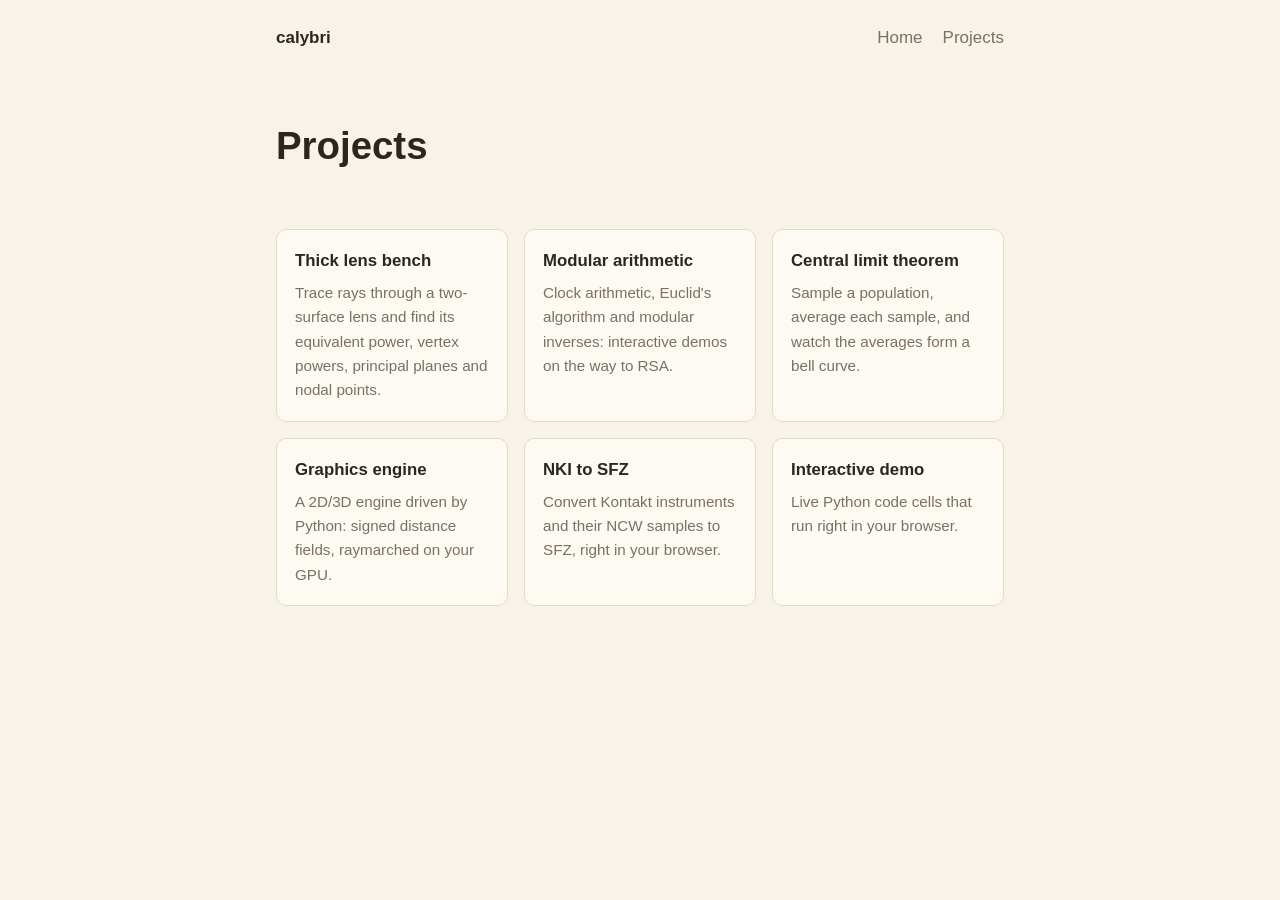
<file: projects/index.html>
<!doctype html>
<html lang="en">
<head>
  <meta charset="utf-8">
  <meta name="viewport" content="width=device-width, initial-scale=1">
  <title>Projects</title>
  <link rel="stylesheet" href="../css/style.css">
  <script src="../js/projects.js"></script>
</head>
<body>
  <div class="wrap">
    <nav>
      <a class="name" href="../">calybri</a>
      <ul>
        <li><a href="../">Home</a></li>
        <li><a href="./">Projects</a></li>
      </ul>
    </nav>

    <header class="hero">
      <h1 id="title">Projects</h1>
      <p id="summary"></p>
    </header>

    <!-- /projects/ lists every project; /projects/?p=slug shows one -->
    <section id="all" hidden><div data-project-cards></div></section>
    <section id="posts" hidden></section>

    <footer id="back" hidden><a href="./">← All projects</a></footer>
  </div>

  <script>
    (function () {
      var slug = new URLSearchParams(location.search).get("p");
      if (!slug) {
        document.getElementById("all").hidden = false;
        return;
      }
      document.getElementById("back").hidden = false;
      var titleEl = document.getElementById("title");
      titleEl.textContent = "Loading…";
      Projects.load().then(function (data) {
        var project = data.projects.find(function (p) { return p.slug === slug; });
        if (!project) { titleEl.textContent = "Project not found"; return; }
        document.title = project.title;
        titleEl.textContent = project.title;
        document.getElementById("summary").textContent = project.summary || "";
        // The blog is archived, so the project's post list (section#posts) stays hidden.
      }).catch(function () { titleEl.textContent = "Couldn't load project"; });
    })();
  </script>
</body>
</html>
</file>
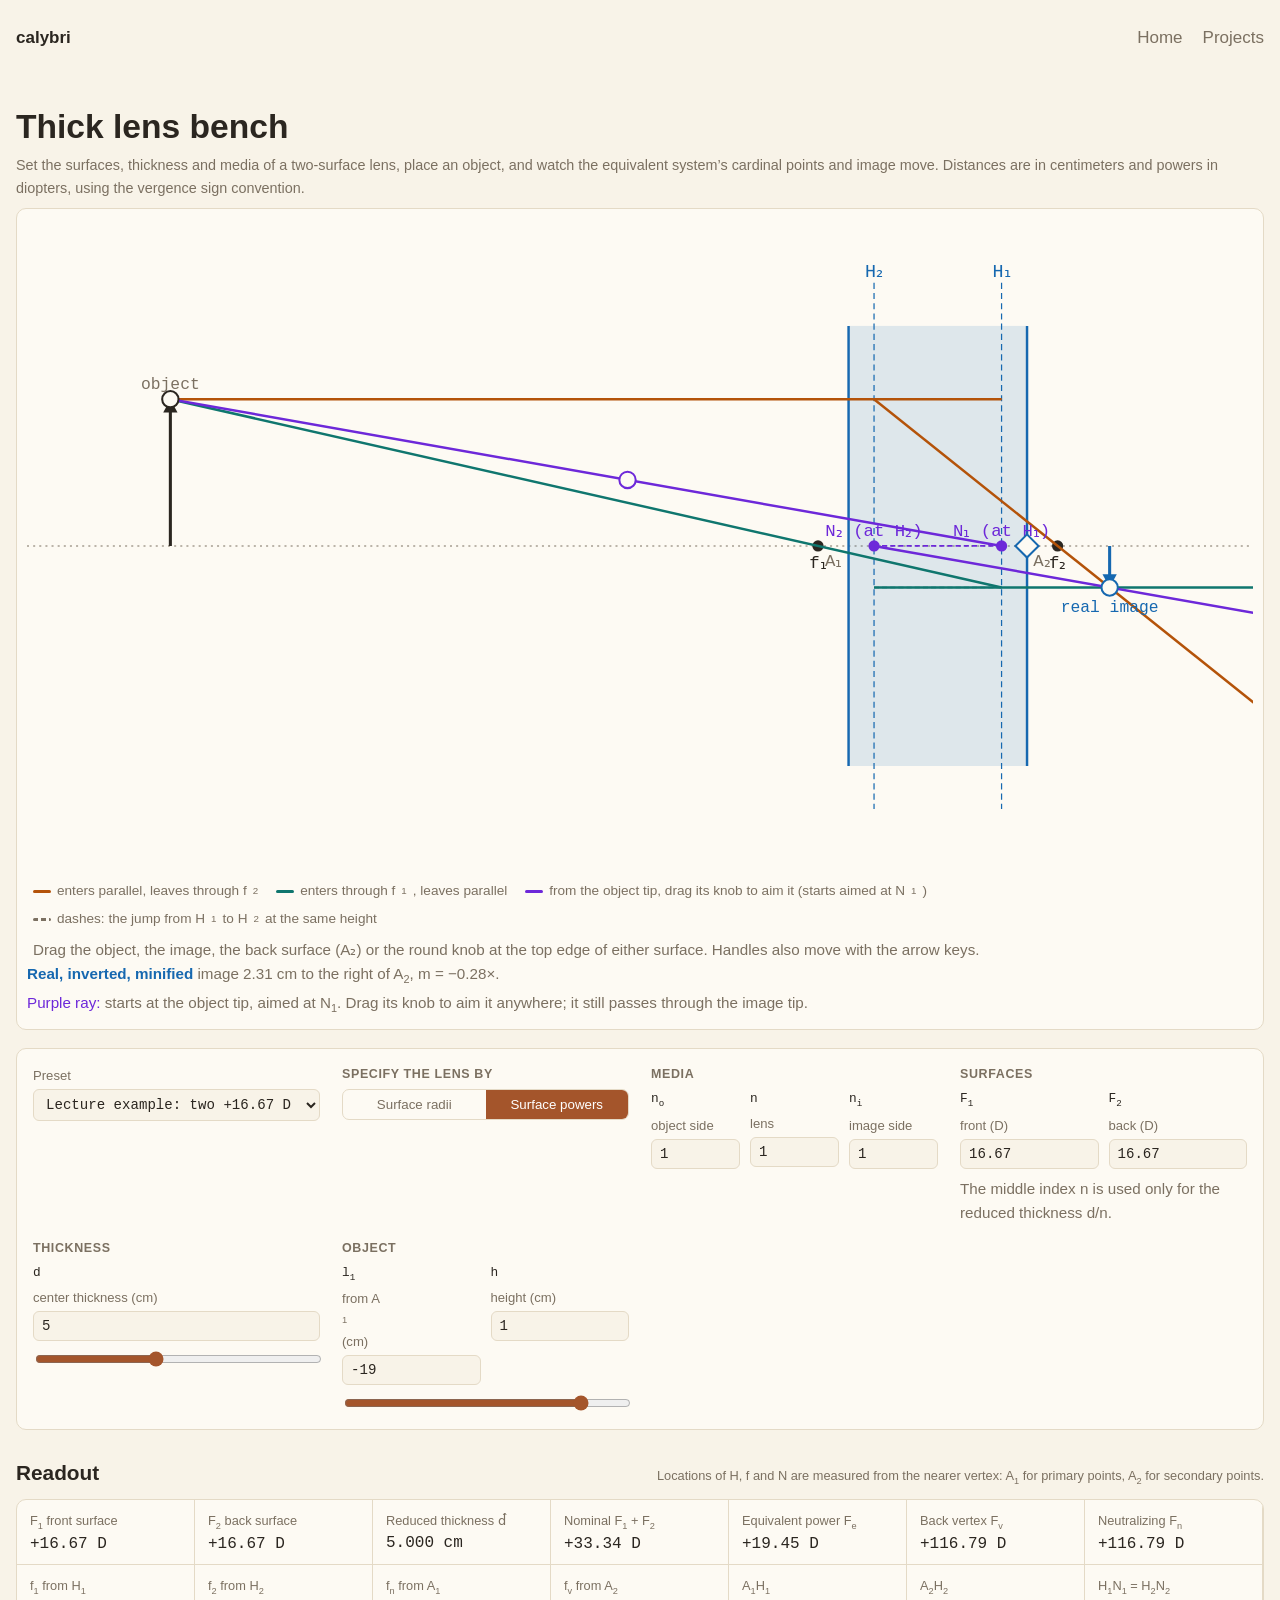
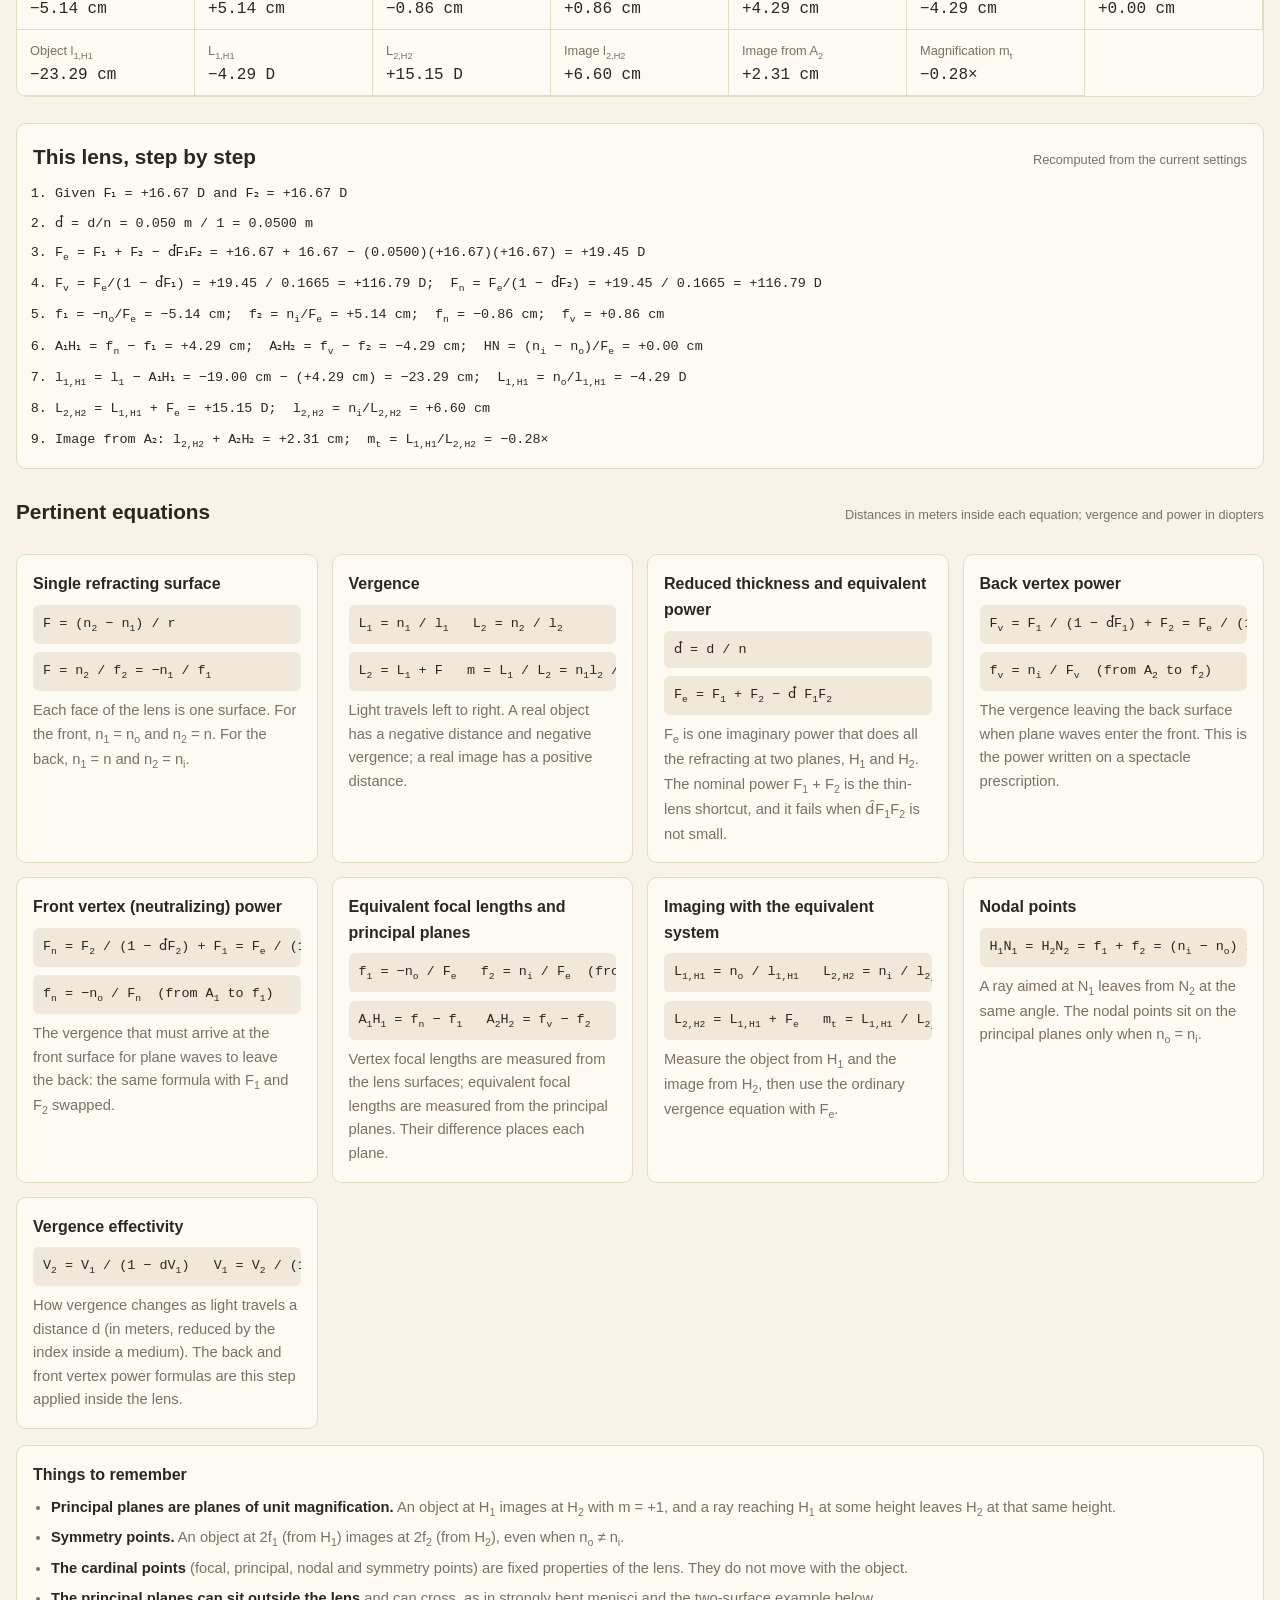
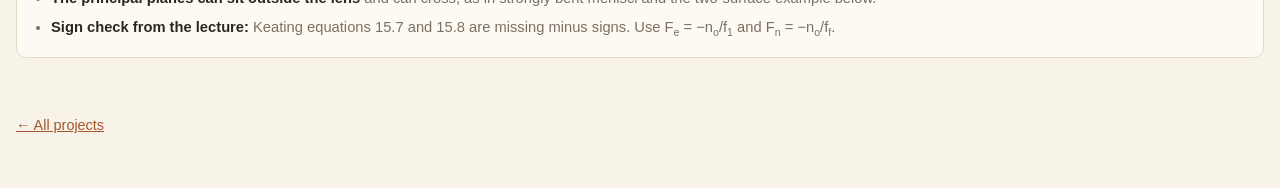
<file: thick-lens/index.html>
<!doctype html>
<html lang="en">
<head>
  <meta charset="utf-8">
  <meta name="viewport" content="width=device-width, initial-scale=1">
  <title>Thick Lens Bench</title>
  <link rel="stylesheet" href="../css/style.css">
  <script src="../js/projects.js" defer></script>
  <style>
    :root {
      --ink: var(--fg); --panel: var(--card); --line: var(--border);
      --optic: #1668b0;                    /* lens edge, principal planes, image */
      --glass: rgba(22, 104, 176, 0.13);   /* lens body */
      --ray1: #b45309; --ray2: #0f766e; --ray3: #6d28d9;
      --mono: ui-monospace, SFMono-Regular, Menlo, monospace;
    }
    .wrap.lens-wrap { max-width: 1560px; }
    .lens-page { display: grid; gap: 26px; padding-bottom: 8px; }
    .lens-page h2 { font-size: 1.3rem; margin: 0; }
    .lens-page h3 { font-size: 1rem; margin: 0; }
    .lens-page section { padding: 0; }
    .bench { display: grid; grid-template-columns: minmax(0, 1fr); gap: 18px; align-items: start; }
    
    .lens-page .card { display: block; padding: 16px; min-width: 0; }
    .lens-page .card:hover { border-color: var(--border); }
    .diagram { padding: 10px !important; }
    svg#bench { width: 100%; height: auto; display: block; }
    .legend { display: flex; flex-wrap: wrap; gap: 6px 18px; font-size: 0.85rem; color: var(--muted); padding: 8px 6px 2px; }
    .legend span { display: inline-flex; align-items: center; gap: 6px; }
    .legend i { width: 18px; height: 3px; border-radius: 2px; display: inline-block; }
    .status { margin: 8px 6px 0; font-size: 0.95rem; }
    .status strong { color: var(--optic); }
    .warn { color: var(--ray1); }
    #controls { display: grid; gap: 14px 22px; grid-template-columns: repeat(auto-fit, minmax(230px, 1fr)); align-items: start; }
    #controls fieldset[hidden] { display: none; }
    fieldset { border: 0; padding: 0; margin: 0; display: grid; gap: 8px; }
    fieldset legend { font-weight: 600; font-size: 0.78rem; letter-spacing: 0.05em; text-transform: uppercase; color: var(--muted); padding: 0; margin-bottom: 4px; }
    .row { display: grid; grid-template-columns: 1fr 1fr; gap: 10px; }
    .row3 { display: grid; grid-template-columns: 1fr 1fr 1fr; gap: 10px; }
    #controls label { font-size: 0.82rem; color: var(--muted); gap: 3px; }
    #controls label b { font-weight: 500; color: var(--fg); font-family: var(--mono); font-size: 0.8rem; }
    #controls input[type="number"], #controls input[type="text"], #controls select {
      width: 100%; min-width: 0; font: 500 0.88rem var(--mono); color: var(--fg); background: var(--bg);
      border: 1px solid var(--border); border-radius: 6px; padding: 6px 8px;
    }
    #controls input[type="range"] { width: 100%; accent-color: var(--accent); }
    .seg { display: grid; grid-template-columns: 1fr 1fr; border: 1px solid var(--border); border-radius: 7px; overflow: hidden; }
    .seg button { font: 500 0.85rem inherit; font-family: inherit; background: transparent; color: var(--muted); border: 0; padding: 7px 6px; cursor: pointer; }
    .seg button[aria-pressed="true"] { background: var(--accent); color: #fff; }
    button:focus-visible { outline: 2px solid var(--accent); outline-offset: 2px; }
    .hint { font-size: 0.8rem; color: var(--muted); margin: 0; }
    .readout { display: grid; grid-template-columns: repeat(auto-fill, minmax(165px, 1fr)); border: 1px solid var(--border); border-radius: 10px; background: var(--card); overflow: hidden; margin: 0; }
    .readout div { padding: 11px 13px; border-right: 1px solid var(--border); border-bottom: 1px solid var(--border); display: grid; gap: 2px; min-width: 0; }
    .readout dt { font-size: 0.8rem; color: var(--muted); }
    .readout dd { margin: 0; font: 500 1rem var(--mono); font-variant-numeric: tabular-nums; white-space: nowrap; overflow-x: auto; }
    .section-head { display: flex; flex-wrap: wrap; align-items: baseline; justify-content: space-between; gap: 6px 16px; margin-bottom: 10px; }
    .steps { display: grid; gap: 8px; margin: 0; padding-left: 22px; }
    .mono, .eq { font-family: var(--mono); font-size: 0.84rem; font-variant-numeric: tabular-nums; }
    .eq-grid { display: grid; grid-template-columns: repeat(auto-fit, minmax(290px, 1fr)); gap: 14px; }
    .eq-card { display: grid !important; gap: 8px; align-content: start; }
    .eq { background: var(--code-bg); border-radius: 6px; padding: 8px 10px; overflow-x: auto; white-space: nowrap; }
    .eq-card p { margin: 0; color: var(--muted); font-size: 0.92rem; }
    ul.plain { margin: 0; padding-left: 18px; display: grid; gap: 6px; color: var(--muted); font-size: 0.92rem; }
    ul.plain b { color: var(--fg); font-weight: 600; }
    sub, sup { font-size: 0.72em; }
    @media (max-width: 420px) { .row3 { grid-template-columns: 1fr 1fr; } }
    #bench .handle { cursor: grab; touch-action: none; outline: none; }
    #bench .handle:focus-visible circle:last-child, #bench .handle:focus-visible rect { stroke-width: 3.5; }
    #bench.dragging, #bench.dragging .handle { cursor: grabbing; }
  </style>
</head>
<body>
  <div class="wrap lens-wrap">
    <nav>
      <a class="name" href="../">calybri</a>
      <ul>
        <li><a href="../">Home</a></li>
        <li><a href="../projects/">Projects</a></li>
      </ul>
    </nav>

    <header class="post-header">
      <h1>Thick lens bench</h1>
      <div class="post-meta">Set the surfaces, thickness and media of a two-surface lens, place an object, and watch the equivalent system’s cardinal points and image move. Distances are in centimeters and powers in diopters, using the vergence sign convention.</div>
    </header>

    <div class="lens-page">

  <section class="bench" aria-label="Simulation">
    <div class="card diagram">
      <svg id="bench" viewBox="0 0 1200 640" role="img" aria-label="Ray diagram of the thick lens"></svg>
      <div class="legend">
        <span><i style="background:var(--ray1)"></i>enters parallel, leaves through f<sub>2</sub></span>
        <span><i style="background:var(--ray2)"></i>enters through f<sub>1</sub>, leaves parallel</span>
        <span><i style="background:var(--ray3)"></i>from the object tip, drag its knob to aim it (starts aimed at N<sub>1</sub>)</span>
        <span><i style="background:repeating-linear-gradient(90deg,var(--muted) 0 5px,transparent 5px 8px)"></i>dashes: the jump from H<sub>1</sub> to H<sub>2</sub> at the same height</span>
      </div>
      <p class="hint" style="margin:6px 6px 0">Drag the object, the image, the back surface (A₂) or the round knob at the top edge of either surface. Handles also move with the arrow keys.</p>
      <p class="status" id="status"></p>
      <p class="status" id="nodal-status" style="margin-top:2px"></p>
      <p style="margin:2px 6px 0"><button type="button" id="nodal-reset" class="link-btn" style="background:none;border:0;padding:0;color:var(--ray3);font:inherit;font-size:0.9em;cursor:pointer;text-decoration:underline" hidden>Aim the purple ray back at N₁</button></p>
    </div>

    <form class="card" id="controls" autocomplete="off">
      <label>Preset
        <select id="preset"></select>
      </label>
      <fieldset>
        <legend>Specify the lens by</legend>
        <div class="seg" role="group" aria-label="Input mode">
          <button type="button" id="mode-radii" aria-pressed="true">Surface radii</button>
          <button type="button" id="mode-powers" aria-pressed="false">Surface powers</button>
        </div>
      </fieldset>
      <fieldset>
        <legend>Media</legend>
        <div class="row3">
          <label><b>n<sub>o</sub></b> object side<input type="number" id="no" step="0.01" min="1"></label>
          <label><b>n</b> lens<input type="number" id="nl" step="0.001" min="1"></label>
          <label><b>n<sub>i</sub></b> image side<input type="number" id="ni" step="0.01" min="1"></label>
        </div>
      </fieldset>
      <fieldset id="radii-set">
        <legend>Surfaces</legend>
        <div class="row">
          <label><b>r<sub>1</sub></b> front (cm)<input type="text" id="r1" inputmode="decimal"></label>
          <label><b>r<sub>2</sub></b> back (cm)<input type="text" id="r2" inputmode="decimal"></label>
        </div>
        <p class="hint">Positive when the center of curvature is to the right. Type ∞ or “inf” for a plano surface.</p>
      </fieldset>
      <fieldset id="powers-set" hidden>
        <legend>Surfaces</legend>
        <div class="row">
          <label><b>F<sub>1</sub></b> front (D)<input type="number" id="F1in" step="0.25"></label>
          <label><b>F<sub>2</sub></b> back (D)<input type="number" id="F2in" step="0.25"></label>
        </div>
        <p class="hint">The middle index n is used only for the reduced thickness d/n.</p>
      </fieldset>
      <fieldset>
        <legend>Thickness</legend>
        <label><b>d</b> center thickness (cm)<input type="number" id="d" step="0.1" min="0"></label>
        <input type="range" id="d-range" min="0" max="12" step="0.1" aria-label="Center thickness slider">
      </fieldset>
      <fieldset>
        <legend>Object</legend>
        <div class="row">
          <label><b>l<sub>1</sub></b> from A<sub>1</sub> (cm)<input type="number" id="l" step="0.5" max="-0.1"></label>
          <label><b>h</b> height (cm)<input type="number" id="h" step="0.1"></label>
        </div>
        <input type="range" id="l-range" min="-120" max="-0.5" step="0.5" aria-label="Object distance slider">
      </fieldset>
    </form>
  </section>

  <section aria-label="Cardinal points and image">
    <div class="section-head"><h2>Readout</h2><span class="hint">Locations of H, f and N are measured from the nearer vertex: A<sub>1</sub> for primary points, A<sub>2</sub> for secondary points.</span></div>
    <dl class="readout" id="readout"></dl>
  </section>

  <section class="card" aria-label="Worked solution">
    <div class="section-head"><h2>This lens, step by step</h2><span class="hint">Recomputed from the current settings</span></div>
    <ol class="steps mono" id="steps"></ol>
  </section>

  <section style="display:grid;gap:16px" aria-label="Equations">
    <div class="section-head"><h2>Pertinent equations</h2><span class="hint">Distances in meters inside each equation; vergence and power in diopters</span></div>
    <div class="eq-grid">
      <div class="card eq-card">
        <h3>Single refracting surface</h3>
        <div class="eq">F = (n<sub>2</sub> − n<sub>1</sub>) / r</div>
        <div class="eq">F = n<sub>2</sub> / f<sub>2</sub> = −n<sub>1</sub> / f<sub>1</sub></div>
        <p>Each face of the lens is one surface. For the front, n<sub>1</sub> = n<sub>o</sub> and n<sub>2</sub> = n. For the back, n<sub>1</sub> = n and n<sub>2</sub> = n<sub>i</sub>.</p>
      </div>
      <div class="card eq-card">
        <h3>Vergence</h3>
        <div class="eq">L<sub>1</sub> = n<sub>1</sub> / l<sub>1</sub>&nbsp;&nbsp;&nbsp;L<sub>2</sub> = n<sub>2</sub> / l<sub>2</sub></div>
        <div class="eq">L<sub>2</sub> = L<sub>1</sub> + F&nbsp;&nbsp;&nbsp;m = L<sub>1</sub> / L<sub>2</sub> = n<sub>1</sub>l<sub>2</sub> / n<sub>2</sub>l<sub>1</sub></div>
        <p>Light travels left to right. A real object has a negative distance and negative vergence; a real image has a positive distance.</p>
      </div>
      <div class="card eq-card">
        <h3>Reduced thickness and equivalent power</h3>
        <div class="eq">d̂ = d / n</div>
        <div class="eq">F<sub>e</sub> = F<sub>1</sub> + F<sub>2</sub> − d̂ F<sub>1</sub>F<sub>2</sub></div>
        <p>F<sub>e</sub> is one imaginary power that does all the refracting at two planes, H<sub>1</sub> and H<sub>2</sub>. The nominal power F<sub>1</sub> + F<sub>2</sub> is the thin-lens shortcut, and it fails when d̂F<sub>1</sub>F<sub>2</sub> is not small.</p>
      </div>
      <div class="card eq-card">
        <h3>Back vertex power</h3>
        <div class="eq">F<sub>v</sub> = F<sub>1</sub> / (1 − d̂F<sub>1</sub>) + F<sub>2</sub> = F<sub>e</sub> / (1 − d̂F<sub>1</sub>)</div>
        <div class="eq">f<sub>v</sub> = n<sub>i</sub> / F<sub>v</sub>&nbsp;&nbsp;(from A<sub>2</sub> to f<sub>2</sub>)</div>
        <p>The vergence leaving the back surface when plane waves enter the front. This is the power written on a spectacle prescription.</p>
      </div>
      <div class="card eq-card">
        <h3>Front vertex (neutralizing) power</h3>
        <div class="eq">F<sub>n</sub> = F<sub>2</sub> / (1 − d̂F<sub>2</sub>) + F<sub>1</sub> = F<sub>e</sub> / (1 − d̂F<sub>2</sub>)</div>
        <div class="eq">f<sub>n</sub> = −n<sub>o</sub> / F<sub>n</sub>&nbsp;&nbsp;(from A<sub>1</sub> to f<sub>1</sub>)</div>
        <p>The vergence that must arrive at the front surface for plane waves to leave the back: the same formula with F<sub>1</sub> and F<sub>2</sub> swapped.</p>
      </div>
      <div class="card eq-card">
        <h3>Equivalent focal lengths and principal planes</h3>
        <div class="eq">f<sub>1</sub> = −n<sub>o</sub> / F<sub>e</sub>&nbsp;&nbsp;&nbsp;f<sub>2</sub> = n<sub>i</sub> / F<sub>e</sub>&nbsp;&nbsp;(from H<sub>1</sub>, H<sub>2</sub>)</div>
        <div class="eq">A<sub>1</sub>H<sub>1</sub> = f<sub>n</sub> − f<sub>1</sub>&nbsp;&nbsp;&nbsp;A<sub>2</sub>H<sub>2</sub> = f<sub>v</sub> − f<sub>2</sub></div>
        <p>Vertex focal lengths are measured from the lens surfaces; equivalent focal lengths are measured from the principal planes. Their difference places each plane.</p>
      </div>
      <div class="card eq-card">
        <h3>Imaging with the equivalent system</h3>
        <div class="eq">L<sub>1,H1</sub> = n<sub>o</sub> / l<sub>1,H1</sub>&nbsp;&nbsp;&nbsp;L<sub>2,H2</sub> = n<sub>i</sub> / l<sub>2,H2</sub></div>
        <div class="eq">L<sub>2,H2</sub> = L<sub>1,H1</sub> + F<sub>e</sub>&nbsp;&nbsp;&nbsp;m<sub>t</sub> = L<sub>1,H1</sub> / L<sub>2,H2</sub></div>
        <p>Measure the object from H<sub>1</sub> and the image from H<sub>2</sub>, then use the ordinary vergence equation with F<sub>e</sub>.</p>
      </div>
      <div class="card eq-card">
        <h3>Nodal points</h3>
        <div class="eq">H<sub>1</sub>N<sub>1</sub> = H<sub>2</sub>N<sub>2</sub> = f<sub>1</sub> + f<sub>2</sub> = (n<sub>i</sub> − n<sub>o</sub>) / F<sub>e</sub></div>
        <p>A ray aimed at N<sub>1</sub> leaves from N<sub>2</sub> at the same angle. The nodal points sit on the principal planes only when n<sub>o</sub> = n<sub>i</sub>.</p>
      </div>
      <div class="card eq-card">
        <h3>Vergence effectivity</h3>
        <div class="eq">V<sub>2</sub> = V<sub>1</sub> / (1 − dV<sub>1</sub>)&nbsp;&nbsp;&nbsp;V<sub>1</sub> = V<sub>2</sub> / (1 + dV<sub>2</sub>)</div>
        <p>How vergence changes as light travels a distance d (in meters, reduced by the index inside a medium). The back and front vertex power formulas are this step applied inside the lens.</p>
      </div>
    </div>
    <div class="card eq-card">
      <h3>Things to remember</h3>
      <ul class="plain">
        <li><b>Principal planes are planes of unit magnification.</b> An object at H<sub>1</sub> images at H<sub>2</sub> with m = +1, and a ray reaching H<sub>1</sub> at some height leaves H<sub>2</sub> at that same height.</li>
        <li><b>Symmetry points.</b> An object at 2f<sub>1</sub> (from H<sub>1</sub>) images at 2f<sub>2</sub> (from H<sub>2</sub>), even when n<sub>o</sub> ≠ n<sub>i</sub>.</li>
        <li><b>The cardinal points</b> (focal, principal, nodal and symmetry points) are fixed properties of the lens. They do not move with the object.</li>
        <li><b>The principal planes can sit outside the lens</b> and can cross, as in strongly bent menisci and the two-surface example below.</li>
        <li><b>Sign check from the lecture:</b> Keating equations 15.7 and 15.8 are missing minus signs. Use F<sub>e</sub> = −n<sub>o</sub>/f<sub>1</sub> and F<sub>n</sub> = −n<sub>o</sub>/f<sub>f</sub>.</li>
      </ul>
    </div>
  </section>

    </div>


    <footer><a href="../projects/">← All projects</a></footer>
  </div>

  <script>
(() => {
  const PRESETS = [
    { name: "Biconvex crown glass in air", mode: "radii", no: 1, nl: 1.523, ni: 1, r1: "5", r2: "-5", d: 1.5, l: -20, h: 1 },
    { name: "Lecture example: two +16.67 D surfaces, 5 cm apart", mode: "powers", no: 1, nl: 1, ni: 1, F1: 16.67, F2: 16.67, d: 5, l: -19, h: 1 },
    { name: "Thick plano-convex", mode: "radii", no: 1, nl: 1.5, ni: 1, r1: "inf", r2: "-4", d: 2.5, l: -18, h: 1.2 },
    { name: "Positive meniscus (strong bend)", mode: "radii", no: 1, nl: 1.5, ni: 1, r1: "3", r2: "5", d: 2, l: -15, h: 1 },
    { name: "Biconcave in air", mode: "radii", no: 1, nl: 1.6, ni: 1, r1: "-6", r2: "6", d: 0.8, l: -14, h: 1.2 },
    { name: "Air in front, water behind", mode: "radii", no: 1, nl: 1.5, ni: 1.333, r1: "4", r2: "-6", d: 3, l: -25, h: 1 },
  ];
  const $ = (id) => document.getElementById(id);
  const svg = $("bench");
  const NS = "http://www.w3.org/2000/svg";
  let mode = "radii";

  const sel = $("preset");
  PRESETS.forEach((p, i) => { const o = document.createElement("option"); o.value = i; o.textContent = p.name; sel.appendChild(o); });

  function setMode(m) {
    mode = m;
    $("mode-radii").setAttribute("aria-pressed", m === "radii");
    $("mode-powers").setAttribute("aria-pressed", m === "powers");
    $("radii-set").hidden = m !== "radii";
    $("powers-set").hidden = m !== "powers";
  }
  function loadPreset(i) {
    const p = PRESETS[i];
    setMode(p.mode);
    $("no").value = p.no; $("nl").value = p.nl; $("ni").value = p.ni;
    if (p.mode === "radii") { $("r1").value = p.r1; $("r2").value = p.r2; }
    else { $("F1in").value = p.F1; $("F2in").value = p.F2; }
    $("d").value = p.d; $("d-range").value = p.d;
    $("l").value = p.l; $("l-range").value = Math.max(-120, p.l);
    $("h").value = p.h;
    update();
  }

  function parseR(s) {
    s = String(s).trim().toLowerCase();
    if (s === "" || s === "∞" || s === "inf" || s === "infinity" || s === "plano" || s === "+∞" || s === "-∞") return Infinity;
    const v = parseFloat(s);
    return Number.isFinite(v) && v !== 0 ? v : Infinity;
  }
  const num = (id, fb) => { const v = parseFloat($(id).value); return Number.isFinite(v) ? v : fb; };

  function compute() {
    const no = Math.max(1, num("no", 1)), nl = Math.max(1, num("nl", 1.5)), ni = Math.max(1, num("ni", 1));
    const dcm = Math.max(0, num("d", 0)), lcm = num("l", -20), h = num("h", 1);
    let F1, F2, r1 = Infinity, r2 = Infinity;
    if (mode === "radii") {
      r1 = parseR($("r1").value); r2 = parseR($("r2").value);
      F1 = Number.isFinite(r1) ? (nl - no) / (r1 / 100) : 0;
      F2 = Number.isFinite(r2) ? (ni - nl) / (r2 / 100) : 0;
    } else { F1 = num("F1in", 0); F2 = num("F2in", 0); }
    const d = dcm / 100, dh = d / nl;
    const Fe = F1 + F2 - dh * F1 * F2;
    const den1 = 1 - dh * F1, den2 = 1 - dh * F2;
    const Fv = Fe / den1, Fn = Fe / den2;
    const r = { no, nl, ni, dcm, lcm, h, F1, F2, r1, r2, d, dh, Fe, Fv, Fn, den1, den2, afocal: Math.abs(Fe) < 1e-6 };
    if (r.afocal) return r;
    r.f1e = -no / Fe; r.f2e = ni / Fe;                 // from H1, H2 (m)
    r.fv = ni * den1 / Fe; r.fn = -no * den2 / Fe;     // from A2, A1 (m)
    r.A1H1 = r.fn - r.f1e; r.A2H2 = r.fv - r.f2e; r.HN = (ni - no) / Fe;
    r.l1H1 = lcm / 100 - r.A1H1;
    r.L1 = no / r.l1H1; r.L2 = r.L1 + Fe;
    r.imgInf = Math.abs(r.L2) < 1e-9;
    if (!r.imgInf) { r.l2H2 = ni / r.L2; r.l2A2 = r.l2H2 + r.A2H2; r.m = r.L1 / r.L2; }
    return r;
  }

  const cm = (m) => m * 100;
  const sgn = (x, dp = 2) => { if (!Number.isFinite(x)) return x > 0 ? "+∞" : "−∞"; const s = Math.abs(x).toFixed(dp); return (x < 0 && Number(s) !== 0 ? "−" : "+") + s; };
  const D = (x) => `${sgn(x)} D`;
  const C = (m) => `${sgn(cm(m))} cm`;

  function el(tag, attrs, parent) { const e = document.createElementNS(NS, tag); for (const k in attrs) e.setAttribute(k, attrs[k]); (parent || svg).appendChild(e); return e; }
  function text(x, y, s, attrs = {}) { const t = el("text", Object.assign({ x, y, "font-family": "JetBrains Mono, ui-monospace, monospace", "font-size": 20, fill: "var(--ink)" }, attrs)); t.textContent = s; return t; }

  const W = 1200, H = 640, mx = 30, my = 40;
  let lastView = null, drag = null, focusKind = null, nodalSlope = null;
  function draw(r, frozen) {
    while (svg.firstChild) svg.removeChild(svg.firstChild);
    const defs = el("defs", {});
    const cp = el("clipPath", { id: "clip" }, defs); el("rect", { x: 0, y: 0, width: W, height: H }, cp);
    const g = el("g", { "clip-path": "url(#clip)" });
    const dcm = r.dcm;
    if (r.afocal) {
      text(W / 2, H / 2, "Equivalent power is zero: the lens is afocal", { "text-anchor": "middle", fill: "var(--muted)" });
      return;
    }
    const xH1 = cm(r.A1H1), xH2 = dcm + cm(r.A2H2), xF1 = xH1 + cm(r.f1e), xF2 = xH2 + cm(r.f2e);
    const xN1 = xH1 + cm(r.HN), xN2 = xH2 + cm(r.HN), xo = r.lcm;
    const imgFinite = !r.imgInf && Number.isFinite(r.l2A2);
    const xi = imgFinite ? dcm + cm(r.l2A2) : NaN, yi = imgFinite ? r.m * r.h : NaN;
    const LIM = 400;
    const xs = [xo, 0, dcm, xH1, xH2, xF1, xF2].filter((x) => Math.abs(x) < LIM);
    const showImg = imgFinite && Math.abs(xi) < LIM && Math.abs(yi) < 60;
    if (showImg) xs.push(xi);
    let xmin, xmax, a, ymax;
    if (frozen) ({ xmin, xmax, a, ymax } = frozen);
    else {
      xmin = Math.min(...xs); xmax = Math.max(...xs);
      const span = Math.max(xmax - xmin, 10), pad = span * 0.12;
      xmin -= pad; xmax += pad;
      const rmins = [r.r1, r.r2].filter(Number.isFinite).map(Math.abs);
      const want = Math.max(1.5, Math.abs(r.h) * 1.3);
      a = rmins.length ? Math.min(0.95 * Math.min(...rmins), want) : want;
      ymax = Math.max(Math.abs(r.h), a, showImg ? Math.abs(yi) : 0) * 1.3;
    }
    lastView = { xmin, xmax, a, ymax };
    const X = (x) => mx + (x - xmin) / (xmax - xmin) * (W - 2 * mx);
    const Y = (y) => H / 2 - y / ymax * (H / 2 - my);

    // optical axis
    el("line", { x1: 0, y1: Y(0), x2: W, y2: Y(0), stroke: "var(--muted)", "stroke-width": 1, "stroke-dasharray": "2 4" }, g);

    // lens body
    if (mode === "radii") {
      const sag = (rad, y) => Number.isFinite(rad) ? rad - Math.sign(rad) * Math.sqrt(Math.max(0, rad * rad - y * y)) : 0;
      const N = 40, pts = [];
      for (let k = 0; k <= N; k++) { const y = a - 2 * a * k / N; pts.push([0 + sag(r.r1, y), y]); }
      for (let k = 0; k <= N; k++) { const y = -a + 2 * a * k / N; pts.push([dcm + sag(r.r2, y), y]); }
      el("polygon", { points: pts.map(([x, y]) => `${X(x).toFixed(1)},${Y(y).toFixed(1)}`).join(" "), fill: "var(--glass)", stroke: "var(--optic)", "stroke-width": 1.6 }, g);
    } else {
      el("rect", { x: X(0), y: Y(a), width: Math.max(1, X(dcm) - X(0)), height: Y(-a) - Y(a), fill: "var(--glass)" }, g);
      [0, dcm].forEach((x) => el("line", { x1: X(x), y1: Y(a), x2: X(x), y2: Y(-a), stroke: "var(--optic)", "stroke-width": 2.4 }, g));
    }
    text(X(0) - 6, Y(0) + 20, "A₁", { "text-anchor": "end", "font-size": 17, fill: "var(--muted)" });
    text(X(dcm) + 6, Y(0) + 20, "A₂", { "font-size": 17, fill: "var(--muted)" });

    // principal planes
    const top = Y(ymax * 0.92), bot = Y(-ymax * 0.92);
    [[xH1, "H₁"], [xH2, "H₂"]].forEach(([x, lab], i) => {
      el("line", { x1: X(x), y1: top, x2: X(x), y2: bot, stroke: "var(--optic)", "stroke-width": 1.2, "stroke-dasharray": "6 4" }, g);
      const close = Math.abs(X(xH1) - X(xH2)) < 34;
      text(X(x), top - 6 + (close && i === 1 ? 18 : 0), lab, { "text-anchor": "middle", "font-size": 18, fill: "var(--optic)", "font-weight": 500 });
    });
    // focal and nodal points
    const dot = (x, lab, color, below) => {
      if (Math.abs(x) > LIM) return;
      el("circle", { cx: X(x), cy: Y(0), r: 5.5, fill: color }, g);
      text(X(x), Y(0) + (below ? 22 : -10), lab, { "text-anchor": "middle", "font-size": 17, fill: color });
    };
    dot(xF1, "f₁", "var(--ink)", true); dot(xF2, "f₂", "var(--ink)", true);
    dot(xN1, Math.abs(r.HN) > 1e-6 ? "N₁" : "N₁ (at H₁)", "var(--ray3)", false); dot(xN2, Math.abs(r.HN) > 1e-6 ? "N₂" : "N₂ (at H₂)", "var(--ray3)", false);

    // object arrow
    const arrow = (x, y, color, dashed) => {
      el("line", { x1: X(x), y1: Y(0), x2: X(x), y2: Y(y), stroke: color, "stroke-width": 3, "stroke-dasharray": dashed ? "6 4" : "none" }, g);
      const dir = y >= 0 ? 1 : -1;
      el("polygon", { points: `${X(x)},${Y(y)} ${X(x) - 7},${Y(y) + dir * 13} ${X(x) + 7},${Y(y) + dir * 13}`, fill: color }, g);
    };
    arrow(xo, r.h, "var(--ink)", false);
    text(X(xo), Y(r.h) + (r.h >= 0 ? -10 : 24), "object", { "text-anchor": "middle", "font-size": 16, fill: "var(--muted)" });

    // rays (equivalent-system model: refraction happens at H1 → H2)
    const rays = [];
    rays.push({ y: r.h, color: "var(--ray1)" });
    if (Math.abs(xo - xF1) > 1e-6) rays.push({ y: r.h * (xH1 - xF1) / (xo - xF1), color: "var(--ray2)" });
    { const yN = Math.abs(xo - xN1) > 1e-6 ? r.h * (xH1 - xN1) / (xo - xN1) : 0; const yP = nodalSlope !== null ? nodalSlope : yN; rays.push({ y: yP, color: "var(--ray3)" }); lastView.purpleY = yP; }
    const real = imgFinite && r.l2H2 > 0;
    const sInf = (0 - r.h) / (xF2 - xH2);
    rays.forEach(({ y, color }) => {
      if (!Number.isFinite(y) || Math.abs(y) > ymax * 4) return;
      el("line", { x1: X(xo), y1: Y(r.h), x2: X(xH1), y2: Y(y), stroke: color, "stroke-width": 2.4 }, g);
      el("line", { x1: X(xH1), y1: Y(y), x2: X(xH2), y2: Y(y), stroke: color, "stroke-width": 1.6, "stroke-dasharray": "5 3" }, g);
      let slope;
      if (!imgFinite) slope = sInf;
      else if (Math.abs(xi - xH2) < 1e-9) slope = 0;
      else slope = (yi - y) / (xi - xH2);
      const xEnd = xmax + 50;
      el("line", { x1: X(xH2), y1: Y(y), x2: X(xEnd), y2: Y(y + slope * (xEnd - xH2)), stroke: color, "stroke-width": 2.4 }, g);
      if (imgFinite && !real) el("line", { x1: X(xH2), y1: Y(y), x2: X(xi), y2: Y(yi), stroke: color, "stroke-width": 1.2, "stroke-dasharray": "5 4", opacity: 0.85 }, g);
    });

    if (showImg) {
      arrow(xi, yi, "var(--optic)", !real);
      text(X(xi), Y(yi) + (yi >= 0 ? -10 : 24), real ? "real image" : "virtual image", { "text-anchor": "middle", "font-size": 16, fill: "var(--optic)" });
    }
    // purple ray handle: on its path from the object tip to H1
    const yP = lastView.purpleY ?? 0, tK = 0.55;
    const xk = xo + tK * (xH1 - xo), yk = r.h + tK * (yP - r.h);
    Object.assign(lastView, { xo, xH1, h: r.h });
    // drag handles
    const sagAt = (rad, y) => Number.isFinite(rad) ? rad - Math.sign(rad) * Math.sqrt(Math.max(0, rad * rad - y * y)) : 0;
    const handle = (kind, x, y, label, shape) => {
      const hg = el("g", { class: "handle", "data-kind": kind, tabindex: 0, role: "button", "aria-label": label, transform: `translate(${X(x).toFixed(1)},${Y(y).toFixed(1)})` }, svg);
      el("circle", { r: 18, fill: "transparent" }, hg);
      if (shape === "diamond") el("rect", { x: -8, y: -8, width: 16, height: 16, transform: "rotate(45)", fill: "var(--panel)", stroke: "var(--optic)", "stroke-width": 2 }, hg);
      else el("circle", { r: 8, fill: "var(--panel)", stroke: shape === "img" ? "var(--optic)" : "var(--ink)", "stroke-width": 2 }, hg);
      return hg;
    };
    handle("object", xo, r.h, "Object: drag to move it, arrow keys to nudge");
    { const nh = handle("nodal", xk, yk, "Purple ray: drag to aim it from the object tip; it always reaches the image tip"); nh.querySelector("circle:last-child").setAttribute("stroke", "var(--ray3)"); }
    if (showImg) handle("image", xi, yi, "Image: drag sideways to move the object to match", "img");
    handle("thick", dcm, 0, "Back surface: drag sideways to change thickness", "diamond");
    if (mode === "radii") {
      handle("surf1", sagAt(r.r1, a), a, "Front surface: drag sideways to change its curvature", "img");
      handle("surf2", dcm + sagAt(r.r2, a), a, "Back surface: drag sideways to change its curvature", "img");
    }
  }

  function describe(r) {
    if (r.afocal) return `<span class="warn">F<sub>e</sub> = 0. Plane waves leave as plane waves, so there are no focal points to locate.</span>`;
    if (r.lcm >= 0) return `<span class="warn">Place the object to the left of A<sub>1</sub> (a negative l<sub>1</sub>) for a real object.</span>`;
    if (r.imgInf) return `The object sits at f<sub>1</sub>, so the image is at infinity (L<sub>2,H2</sub> = 0).`;
    const real = r.l2H2 > 0, up = r.m > 0, big = Math.abs(r.m) > 1;
    const far = Math.abs(cm(r.l2A2)) > 400 ? ` It falls outside the drawing.` : "";
    return `<strong>${real ? "Real" : "Virtual"}, ${up ? "upright" : "inverted"}, ${big ? "magnified" : "minified"}</strong> image ${Math.abs(cm(r.l2A2)).toFixed(2)} cm ${r.l2A2 >= 0 ? "to the right of" : "to the left of"} A<sub>2</sub>, m = ${sgn(r.m)}×.${far}`;
  }

  function readout(r) {
    const rows = [
      ["F<sub>1</sub> front surface", D(r.F1)], ["F<sub>2</sub> back surface", D(r.F2)],
      ["Reduced thickness d̂", `${(cm(r.dh)).toFixed(3)} cm`], ["Nominal F<sub>1</sub> + F<sub>2</sub>", D(r.F1 + r.F2)],
      ["Equivalent power F<sub>e</sub>", D(r.Fe)], ["Back vertex F<sub>v</sub>", D(r.Fv)], ["Neutralizing F<sub>n</sub>", D(r.Fn)],
    ];
    if (!r.afocal) rows.push(
      ["f<sub>1</sub> from H<sub>1</sub>", C(r.f1e)], ["f<sub>2</sub> from H<sub>2</sub>", C(r.f2e)],
      ["f<sub>n</sub> from A<sub>1</sub>", C(r.fn)], ["f<sub>v</sub> from A<sub>2</sub>", C(r.fv)],
      ["A<sub>1</sub>H<sub>1</sub>", C(r.A1H1)], ["A<sub>2</sub>H<sub>2</sub>", C(r.A2H2)],
      ["H<sub>1</sub>N<sub>1</sub> = H<sub>2</sub>N<sub>2</sub>", C(r.HN)],
      ["Object l<sub>1,H1</sub>", C(r.l1H1)], ["L<sub>1,H1</sub>", D(r.L1)], ["L<sub>2,H2</sub>", D(r.L2)],
      ["Image l<sub>2,H2</sub>", r.imgInf ? "∞" : C(r.l2H2)], ["Image from A<sub>2</sub>", r.imgInf ? "∞" : C(r.l2A2)],
      ["Magnification m<sub>t</sub>", r.imgInf ? "—" : `${sgn(r.m)}×`],
    );
    $("readout").innerHTML = rows.map(([k, v]) => `<div><dt>${k}</dt><dd>${v}</dd></div>`).join("");
  }

  function steps(r) {
    const f = (x, dp = 2) => sgn(x, dp);
    const L = [];
    if (mode === "radii") {
      L.push(`F₁ = (n − n<sub>o</sub>)/r₁ = (${r.nl} − ${r.no}) / ${Number.isFinite(r.r1) ? f(r.r1 / 100, 3) + " m" : "∞"} = ${D(r.F1)}`);
      L.push(`F₂ = (n<sub>i</sub> − n)/r₂ = (${r.ni} − ${r.nl}) / ${Number.isFinite(r.r2) ? f(r.r2 / 100, 3) + " m" : "∞"} = ${D(r.F2)}`);
    } else L.push(`Given F₁ = ${D(r.F1)} and F₂ = ${D(r.F2)}`);
    L.push(`d̂ = d/n = ${(r.d).toFixed(3)} m / ${r.nl} = ${r.dh.toFixed(4)} m`);
    L.push(`F<sub>e</sub> = F₁ + F₂ − d̂F₁F₂ = ${f(r.F1)} ${r.F2 < 0 ? "−" : "+"} ${Math.abs(r.F2).toFixed(2)} − (${r.dh.toFixed(4)})(${f(r.F1)})(${f(r.F2)}) = ${D(r.Fe)}`);
    if (r.afocal) { $("steps").innerHTML = L.map((s) => `<li>${s}</li>`).join(""); return; }
    L.push(`F<sub>v</sub> = F<sub>e</sub>/(1 − d̂F₁) = ${f(r.Fe)} / ${r.den1.toFixed(4)} = ${D(r.Fv)};&nbsp; F<sub>n</sub> = F<sub>e</sub>/(1 − d̂F₂) = ${f(r.Fe)} / ${r.den2.toFixed(4)} = ${D(r.Fn)}`);
    L.push(`f₁ = −n<sub>o</sub>/F<sub>e</sub> = ${C(r.f1e)};&nbsp; f₂ = n<sub>i</sub>/F<sub>e</sub> = ${C(r.f2e)};&nbsp; f<sub>n</sub> = ${C(r.fn)};&nbsp; f<sub>v</sub> = ${C(r.fv)}`);
    L.push(`A₁H₁ = f<sub>n</sub> − f₁ = ${C(r.A1H1)};&nbsp; A₂H₂ = f<sub>v</sub> − f₂ = ${C(r.A2H2)};&nbsp; HN = (n<sub>i</sub> − n<sub>o</sub>)/F<sub>e</sub> = ${C(r.HN)}`);
    if (r.lcm < 0) {
      L.push(`l<sub>1,H1</sub> = l<sub>1</sub> − A₁H₁ = ${f(r.lcm)} cm − (${f(cm(r.A1H1))} cm) = ${C(r.l1H1)};&nbsp; L<sub>1,H1</sub> = n<sub>o</sub>/l<sub>1,H1</sub> = ${D(r.L1)}`);
      if (r.imgInf) L.push(`L<sub>2,H2</sub> = L<sub>1,H1</sub> + F<sub>e</sub> = 0, so the image is at infinity`);
      else {
        L.push(`L<sub>2,H2</sub> = L<sub>1,H1</sub> + F<sub>e</sub> = ${D(r.L2)};&nbsp; l<sub>2,H2</sub> = n<sub>i</sub>/L<sub>2,H2</sub> = ${C(r.l2H2)}`);
        L.push(`Image from A₂: l<sub>2,H2</sub> + A₂H₂ = ${C(r.l2A2)};&nbsp; m<sub>t</sub> = L<sub>1,H1</sub>/L<sub>2,H2</sub> = ${sgn(r.m)}×`);
      }
    }
    $("steps").innerHTML = L.map((s) => `<li>${s}</li>`).join("");
  }

  function update(frozen) {
    const r = compute();
    draw(r, frozen); readout(r); steps(r);
    $("status").innerHTML = describe(r);
    if (!r.afocal && r.lcm < 0 && lastView && lastView.purpleY !== undefined) {
      const end = r.imgInf ? "leaves parallel to the other rays (image at infinity)" : (r.l2H2 > 0 ? "passes through the image tip" : "appears to come from the virtual image tip");
      $("nodal-status").innerHTML = nodalSlope === null
        ? `<span style="color:var(--ray3)">Purple ray:</span> starts at the object tip, aimed at N<sub>1</sub>. Drag its knob to aim it anywhere; it still ${end.replace("passes", "passes")}.`
        : `<span style="color:var(--ray3)">Purple ray:</span> starts at the object tip, crosses H<sub>1</sub> at ${sgn(lastView.purpleY)} cm, leaves H<sub>2</sub> at the same height, and ${end}.`;
    } else $("nodal-status").innerHTML = "";
    $("nodal-reset").hidden = nodalSlope === null;
    if (focusKind) { const h = svg.querySelector(`.handle[data-kind="${focusKind}"]`); if (h) h.focus({ preventScroll: true }); }
  }

  // ---- dragging ----
  const round = (v, step) => Math.round(v / step) * step;
  const fix = (v, dp) => Number(v.toFixed(dp));
  function toData(e, view) {
    const p = svg.createSVGPoint(); p.x = e.clientX; p.y = e.clientY;
    const q = p.matrixTransform(svg.getScreenCTM().inverse());
    return { x: view.xmin + (q.x - mx) / (W - 2 * mx) * (view.xmax - view.xmin), y: (H / 2 - q.y) / (H / 2 - my) * view.ymax };
  }
  function setObject(l, h) {
    l = fix(Math.min(-0.1, Math.max(-500, round(l, 0.1))), 1);
    $("l").value = l; $("l-range").value = Math.max(-120, l);
    if (h !== undefined) { h = fix(round(h, 0.05), 2); if (Math.abs(h) < 0.05) h = h < 0 ? -0.05 : 0.05; $("h").value = h; }
  }
  function apply(kind, x, y, view) {
    if (kind === "object") setObject(x, y);
    else if (kind === "nodal") { const dx = x - view.xo; if (Math.abs(dx) > 1e-6) { const yH = view.h + (y - view.h) * (view.xH1 - view.xo) / dx; nodalSlope = Math.max(-4 * view.ymax, Math.min(4 * view.ymax, yH)); } }
    else if (kind === "thick") { const d = fix(Math.min(30, Math.max(0, round(x, 0.05))), 2); $("d").value = d; $("d-range").value = d; }
    else if (kind === "image") {
      const r = compute(); if (r.afocal) return;
      const l2A2 = (x - r.dcm) / 100, l2H2 = l2A2 - r.A2H2;
      if (Math.abs(l2H2) < 1e-6) return;
      const L1 = r.ni / l2H2 - r.Fe;
      if (Math.abs(L1) < 1e-9) return;
      const l1 = (r.no / L1 + r.A1H1) * 100;
      if (l1 < 0) setObject(l1);
    } else if (kind === "surf1" || kind === "surf2") {
      const vertex = kind === "surf1" ? 0 : Math.max(0, num("d", 0));
      const a = view.a; let sg = x - vertex;
      sg = Math.max(-0.95 * a, Math.min(0.95 * a, sg));
      const id = kind === "surf1" ? "r1" : "r2";
      $(id).value = Math.abs(sg) < 0.02 * a ? "inf" : String(fix(round((sg * sg + a * a) / (2 * sg), 0.1), 1));
    }
  }
  svg.addEventListener("pointerdown", (e) => {
    const h = e.target.closest(".handle"); if (!h) return;
    e.preventDefault();
    drag = { kind: h.dataset.kind, view: lastView, id: e.pointerId };
    focusKind = drag.kind; svg.setPointerCapture(e.pointerId); svg.classList.add("dragging");
  });
  svg.addEventListener("pointermove", (e) => {
    if (!drag || e.pointerId !== drag.id) return;
    const p = toData(e, drag.view);
    apply(drag.kind, p.x, p.y, drag.view);
    update(drag.view);
  });
  const end = (e) => {
    if (!drag || e.pointerId !== drag.id) return;
    drag = null; svg.classList.remove("dragging");
    try { svg.releasePointerCapture(e.pointerId); } catch (_) {}
    update();
  };
  svg.addEventListener("pointerup", end); svg.addEventListener("pointercancel", end);
  svg.addEventListener("focusin", (e) => { const h = e.target.closest(".handle"); if (h) focusKind = h.dataset.kind; });
  svg.addEventListener("focusout", () => { if (!drag) setTimeout(() => { if (!svg.contains(document.activeElement)) focusKind = null; }, 0); });
  svg.addEventListener("keydown", (e) => {
    const h = e.target.closest(".handle"); if (!h) return;
    const dx = { ArrowLeft: -1, ArrowRight: 1 }[e.key] || 0, dy = { ArrowUp: 1, ArrowDown: -1 }[e.key] || 0;
    if (!dx && !dy) return;
    e.preventDefault();
    const kind = h.dataset.kind, r = compute(), big = e.shiftKey ? 5 : 1;
    if (kind === "object") setObject(r.lcm + dx * 0.5 * big, r.h + dy * 0.1 * big);
    else if (kind === "nodal" && dy) { nodalSlope = (lastView.purpleY ?? 0) + dy * 0.05 * lastView.ymax * big; }
    else if (kind === "thick" && dx) apply("thick", r.dcm + dx * 0.1 * big, 0, lastView);
    else if (kind === "image" && dx && !r.imgInf) apply("image", r.dcm + cm(r.l2A2) + dx * 0.5 * big, 0, lastView);
    else if ((kind === "surf1" || kind === "surf2") && dx) {
      const rad = kind === "surf1" ? r.r1 : r.r2, a = lastView.a;
      const sg = Number.isFinite(rad) ? rad - Math.sign(rad) * Math.sqrt(Math.max(0, rad * rad - a * a)) : 0;
      apply(kind, (kind === "surf1" ? 0 : r.dcm) + sg + dx * 0.03 * a * big, 0, lastView);
    } else return;
    focusKind = kind; update();
  });

  sel.addEventListener("change", () => { nodalSlope = null; loadPreset(+sel.value); });
  $("nodal-reset").addEventListener("click", () => { nodalSlope = null; update(); });
  $("mode-radii").addEventListener("click", () => { if (mode !== "radii") { setMode("radii"); update(); } });
  $("mode-powers").addEventListener("click", () => {
    if (mode !== "powers") {
      const r = compute(); $("F1in").value = r.F1.toFixed(2); $("F2in").value = r.F2.toFixed(2);
      setMode("powers"); update();
    }
  });
  ["no", "nl", "ni", "r1", "r2", "F1in", "F2in", "h"].forEach((id) => $(id).addEventListener("input", () => update()));
  $("d").addEventListener("input", () => { $("d-range").value = $("d").value; update(); });
  $("d-range").addEventListener("input", () => { $("d").value = $("d-range").value; update(); });
  $("l").addEventListener("input", () => { $("l-range").value = $("l").value; update(); });
  $("l-range").addEventListener("input", () => { $("l").value = $("l-range").value; update(); });
  $("controls").addEventListener("submit", (e) => e.preventDefault());

  loadPreset(1);
  sel.value = 1;
})();
</script>
</body>
</html>
</file>
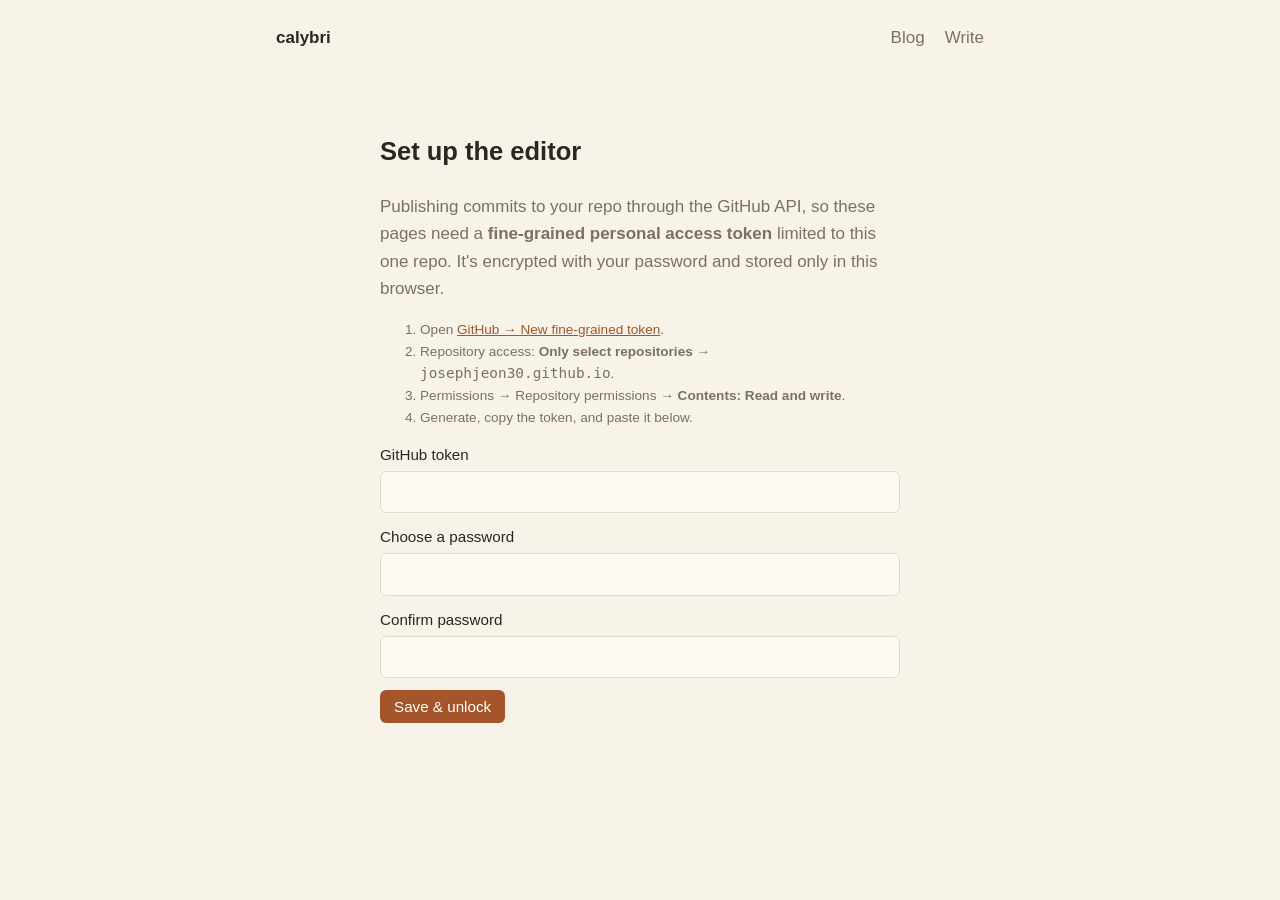
<file: write/manage/index.html>
<!doctype html>
<html lang="en">
<head>
  <meta charset="utf-8">
  <meta name="viewport" content="width=device-width, initial-scale=1">
  <meta name="robots" content="noindex, nofollow">
  <title>Manage Posts</title>
  <link rel="stylesheet" href="../../css/style.css">
</head>
<body>
  <div class="wrap">
    <nav>
      <a class="name" href="../../">calybri</a>
      <ul>
        <li><a href="../../blog/">Blog</a></li>
        <li><a href="../">Write</a></li>
        <li><button class="link-btn" id="lock" hidden>Lock</button></li>
      </ul>
    </nav>

    <div id="auth" hidden></div>

    <div id="app" hidden>
      <p class="form-msg" id="manage-msg"></p>

      <section>
        <div class="manage-head">
          <h1>Posts <span class="muted" id="count"></span></h1>
          <a class="run-btn as-link" href="../">+ New post</a>
        </div>
        <div class="manage-filters">
          <input type="search" id="search" placeholder="Search titles and summaries…" aria-label="Search posts">
          <select id="project-filter" aria-label="Filter by project"></select>
        </div>
        <ul class="manage-list" id="list"></ul>
      </section>

      <section>
        <div class="manage-head">
          <h1>Projects <span class="muted" id="project-count"></span></h1>
        </div>
        <form class="project-form" id="project-form">
          <input type="text" id="project-title" placeholder="Project name" aria-label="Project name" required>
          <input type="text" id="project-summary" placeholder="Short description (optional)" aria-label="Project description">
          <button class="run-btn" type="submit" id="project-save">Add project</button>
          <button class="py-run" type="button" id="project-cancel" hidden>Cancel</button>
        </form>
        <ul class="manage-list" id="project-list"></ul>
      </section>
    </div>
  </div>

  <script src="../../js/admin.js"></script>
  <script src="../../js/manage.js"></script>
</body>
</html>
</file>
<file: css/style.css>
:root {
  /* Light beige theme */
  --bg: #f8f3e8;
  --fg: #2b2620;
  --muted: #7b7061;
  --accent: #a4552b;
  --card: #fdfaf3;
  --border: #e4dac6;
  --code-bg: #f0e9d9;
  color-scheme: light;
}

* { box-sizing: border-box; }

/* Images are centered by default everywhere */
img { display: block; max-width: 100%; height: auto; margin-left: auto; margin-right: auto; }

body {
  margin: 0;
  background: var(--bg);
  color: var(--fg);
  font: 17px/1.6 -apple-system, BlinkMacSystemFont, "Segoe UI", Roboto, sans-serif;
}

.wrap {
  max-width: 760px;
  margin: 0 auto;
  padding: 0 16px;
}

nav {
  display: flex;
  justify-content: space-between;
  align-items: center;
  padding: 24px 0;
}
nav .name { font-weight: 600; color: var(--fg); text-decoration: none; }
nav ul { list-style: none; display: flex; gap: 20px; margin: 0; padding: 0; }
nav a { color: var(--muted); text-decoration: none; }
nav a:hover { color: var(--accent); }

a { color: var(--accent); }

header.hero { padding: 48px 0 24px; }
header.hero h1 { font-size: 2.4rem; line-height: 1.2; margin: 0 0 12px; }
header.hero p { color: var(--muted); font-size: 1.15rem; margin: 0; }

section { padding: 24px 0; }
section h2 { font-size: 1.3rem; margin: 0 0 16px; }

.cards { display: grid; gap: 16px; grid-template-columns: repeat(auto-fill, minmax(220px, 1fr)); }
.card {
  background: var(--card);
  border: 1px solid var(--border);
  border-radius: 10px;
  padding: 18px;
  text-decoration: none;
  color: var(--fg);
  display: block;
}
.card:hover { border-color: var(--accent); }
.card h3 { margin: 0 0 6px; font-size: 1.05rem; }
.card p { margin: 0; color: var(--muted); font-size: 0.95rem; }

pre, code { font-family: ui-monospace, SFMono-Regular, Menlo, monospace; font-size: 0.9rem; }
pre { background: var(--code-bg); padding: 14px; border-radius: 8px; overflow-x: auto; }

.run-btn {
  background: var(--accent);
  color: #fff;
  border: 0;
  border-radius: 6px;
  padding: 8px 14px;
  font-size: 0.95rem;
  cursor: pointer;
}

footer { padding: 48px 0; color: var(--muted); font-size: 0.9rem; }

/* Runnable Python cells (js/pycells.js) */
#py-status { color: var(--muted); margin-left: 10px; font-size: 0.9rem; }
.py-cell { border: 1px solid var(--border); border-radius: 8px; overflow: hidden; background: var(--code-bg); }
.py-cell.py-running { border-color: var(--accent); }
.py-cell textarea {
  width: 100%; border: 0; padding: 12px; resize: vertical;
  background: var(--code-bg); color: var(--fg);
  font: 0.9rem/1.5 ui-monospace, SFMono-Regular, Menlo, monospace;
}
.py-cell .CodeMirror { height: auto; background: var(--code-bg); color: var(--fg); font-size: 0.9rem; padding: 6px 0; }
.py-cell .CodeMirror-gutters { background: var(--code-bg); border-right: 1px solid var(--border); }
.py-cell .CodeMirror-linenumber { color: var(--muted); }
.py-cell .CodeMirror-cursor { border-left-color: var(--fg); }
.py-bar { display: flex; gap: 8px; padding: 6px 8px; border-top: 1px solid var(--border); }
.py-run {
  background: var(--card); color: var(--fg); border: 1px solid var(--border);
  border-radius: 5px; padding: 3px 12px; font-size: 0.85rem; cursor: pointer;
}
.py-run:hover:not(:disabled) { border-color: var(--accent); color: var(--accent); }
.py-run:disabled { opacity: 0.5; cursor: wait; }
.py-output:empty { display: none; }
.py-output { border-top: 1px solid var(--border); padding: 10px 12px; background: var(--card); }
.py-output pre { margin: 0; padding: 0; background: none; white-space: pre-wrap; color: var(--fg); }
.py-output pre.py-stderr { color: #d73a49; }
.py-output img { margin-top: 6px; margin-bottom: 6px; background: #fff; border-radius: 6px; }

/* Blog */
.muted { color: var(--muted); }
.small { font-size: 0.85rem; }
.post-list { list-style: none; padding: 0; margin: 0; }
.post-list li { padding: 16px 0; border-bottom: 1px solid var(--border); }
.post-list li a { font-size: 1.15rem; font-weight: 600; text-decoration: none; }
.post-list li p { margin: 6px 0 0; color: var(--muted); }
.post-meta { color: var(--muted); font-size: 0.9rem; margin-top: 2px; }
.post-header { padding: 32px 0 8px; }
.post-header h1 { font-size: 2.1rem; line-height: 1.2; margin: 0 0 6px; }
.post-tools { margin: 16px 0; }
.post-body { overflow-wrap: break-word; }
.post-body .py-cell { margin: 16px 0; }
.post-body h2, .post-body h3 { margin-top: 1.6em; }
.post-body blockquote { margin: 0; padding-left: 14px; border-left: 3px solid var(--border); color: var(--muted); }
.post-body code { background: var(--code-bg); padding: 1px 5px; border-radius: 4px; }
.post-body pre code { padding: 0; background: none; }

/* Editor */
.wrap.wide { max-width: 1200px; }
.panel { max-width: 520px; margin: 32px auto; }
.panel h1 { margin-top: 0; }
.form, .editor { display: flex; flex-direction: column; gap: 12px; }
label { display: flex; flex-direction: column; gap: 4px; font-size: 0.95rem; }
input[type=text], input[type=password], select, .editor textarea {
  font: inherit; color: var(--fg); background: var(--card);
  border: 1px solid var(--border); border-radius: 6px; padding: 8px 10px;
}
input:focus, select:focus, textarea:focus { outline: 2px solid var(--accent); outline-offset: -1px; }
.form .run-btn { align-self: flex-start; }
.form-msg { margin: 0; min-height: 1.4em; font-size: 0.9rem; color: var(--muted); }
.form-msg.error { color: #d73a49; }
.link-btn { background: none; border: 0; padding: 0; color: var(--accent); font: inherit; cursor: pointer; text-decoration: underline; }
nav .link-btn { color: var(--muted); text-decoration: none; }
.editor-top { display: flex; align-items: flex-end; gap: 12px; }
.editor-top .grow { flex: 1; }
.editor-grid { display: grid; grid-template-columns: 1fr 1fr; gap: 16px; }
.editor-grid > div { min-width: 0; }
.toolbar { display: flex; align-items: center; gap: 10px; min-height: 34px; margin-bottom: 6px; flex-wrap: wrap; }
.editor textarea#body {
  width: 100%; min-height: 60vh; resize: vertical;
  font: 0.9rem/1.55 ui-monospace, SFMono-Regular, Menlo, monospace;
}
.preview { border: 1px solid var(--border); border-radius: 6px; padding: 4px 16px; min-height: 60vh; background: var(--card); }
.publish-bar { display: flex; align-items: center; gap: 12px; padding: 8px 0 48px; }
.run-btn:disabled { opacity: 0.6; cursor: wait; }
@media (max-width: 800px) {
  .editor-grid { grid-template-columns: 1fr; }
  .editor textarea#body, .preview { min-height: 40vh; }
}

/* Manage posts */
.manage-head { display: flex; align-items: center; justify-content: space-between; gap: 12px; padding-top: 16px; }
.manage-head h1 { margin: 0; }
.as-link { display: inline-block; text-decoration: none; }
a.run-btn.as-link { color: #fff; }
#search {
  width: 100%; margin-top: 16px; font: inherit; color: var(--fg); background: var(--card);
  border: 1px solid var(--border); border-radius: 6px; padding: 8px 10px;
}
.manage-list { list-style: none; padding: 0; margin: 0 0 48px; }
.manage-item { display: flex; gap: 16px; align-items: center; padding: 14px 0; border-bottom: 1px solid var(--border); }
.manage-info { flex: 1; min-width: 0; }
.manage-title { font-weight: 600; }
.manage-summary { color: var(--muted); font-size: 0.9rem; margin-top: 2px; }
.manage-info .post-meta { overflow-wrap: anywhere; }
.manage-actions { display: flex; gap: 6px; flex-shrink: 0; }
.py-run.danger:hover:not(:disabled) { border-color: #d73a49; color: #d73a49; }
@media (max-width: 560px) {
  .manage-item { flex-direction: column; align-items: flex-start; gap: 8px; }
}
.editor textarea#body.dragging { outline: 2px dashed var(--accent); outline-offset: -2px; }
.post-body p img { margin-top: 16px; margin-bottom: 16px; border-radius: 6px; }

/* Projects */
.project-tag {
  display: inline-block; padding: 0 8px; border-radius: 999px; font-size: 0.8rem;
  background: var(--code-bg); border: 1px solid var(--border); color: var(--accent); text-decoration: none;
}
.project-tag:hover { border-color: var(--accent); }
.post-list li .project-tag { font-size: 0.8rem; font-weight: 400; }
.card-meta { margin-top: 10px; font-size: 0.8rem; color: var(--accent); }
[data-project-posts] > h2 { margin-top: 24px; padding-top: 24px; border-top: 1px solid var(--border); }
.manage-filters { display: flex; gap: 8px; margin-top: 16px; }
.manage-filters #search { margin-top: 0; flex: 1; }
.project-form { display: flex; gap: 8px; margin-top: 16px; flex-wrap: wrap; }
.project-form input { flex: 1; min-width: 160px; }
</file>
